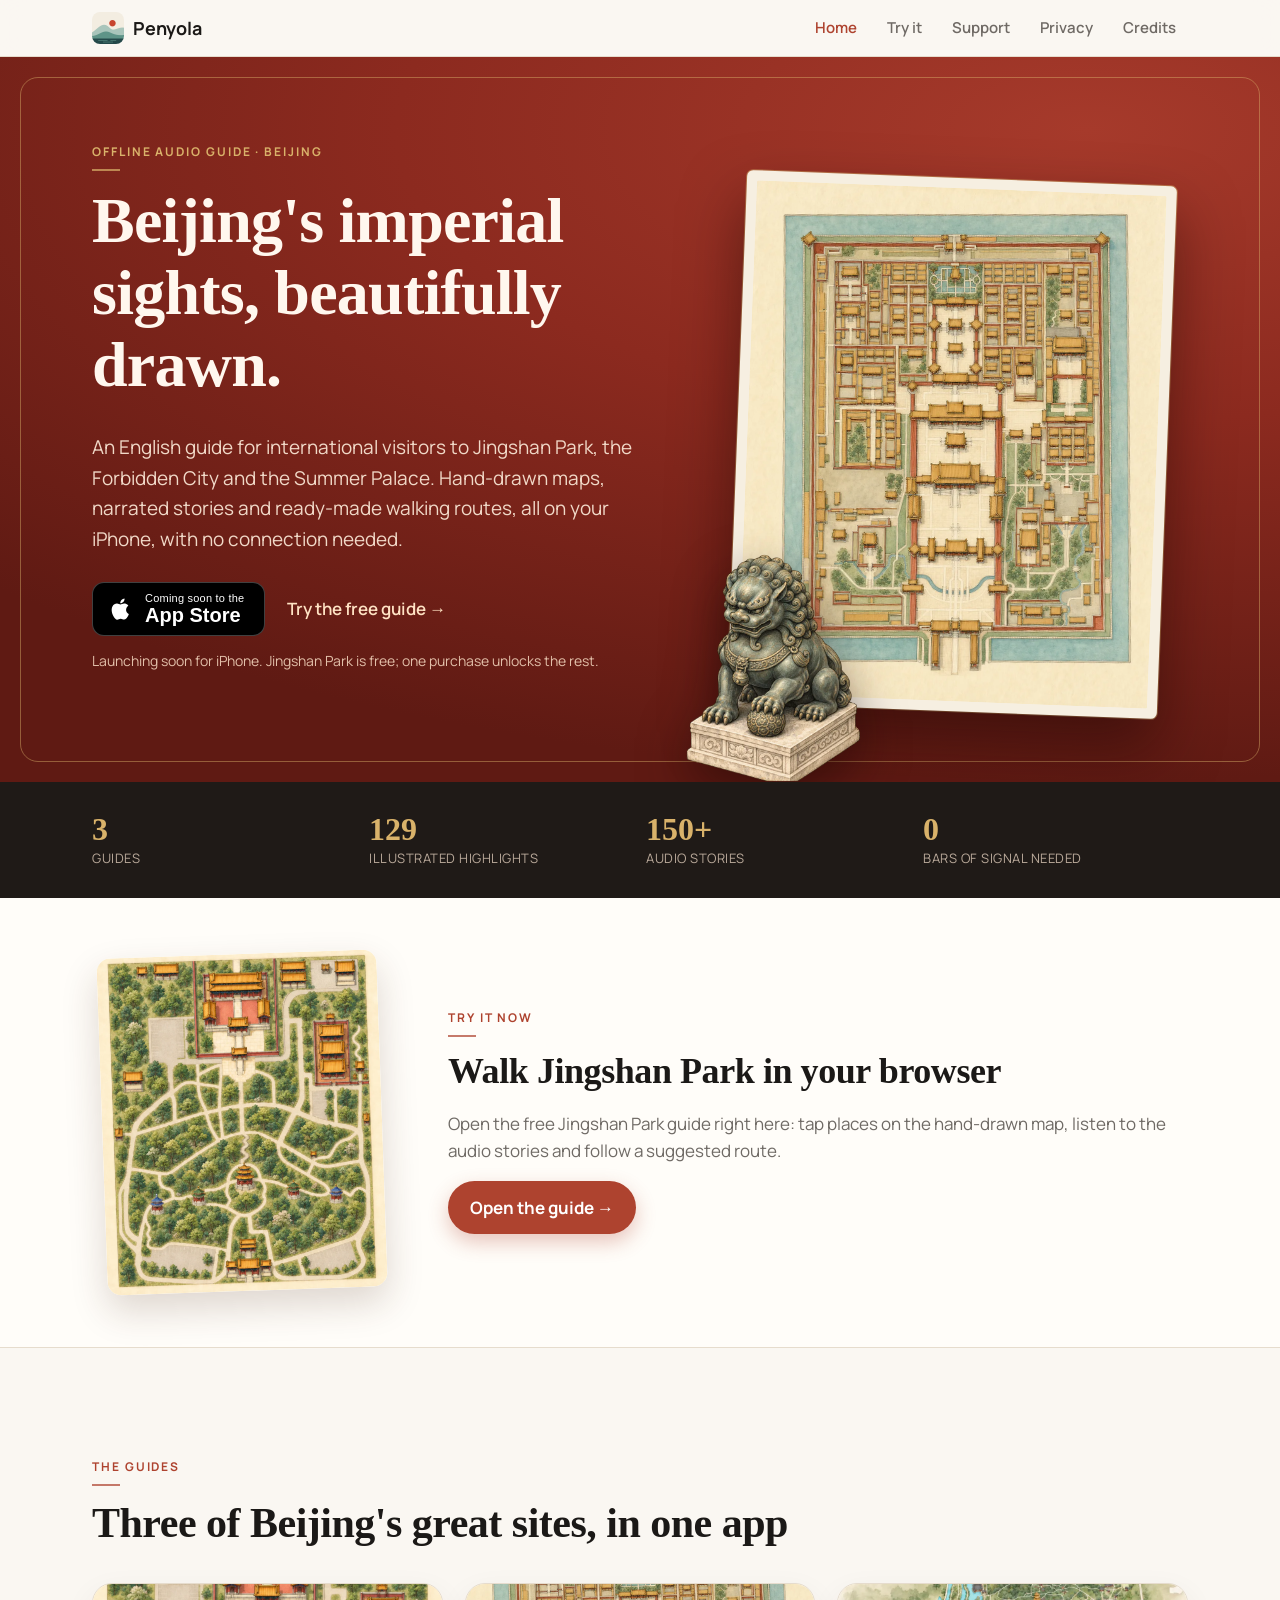
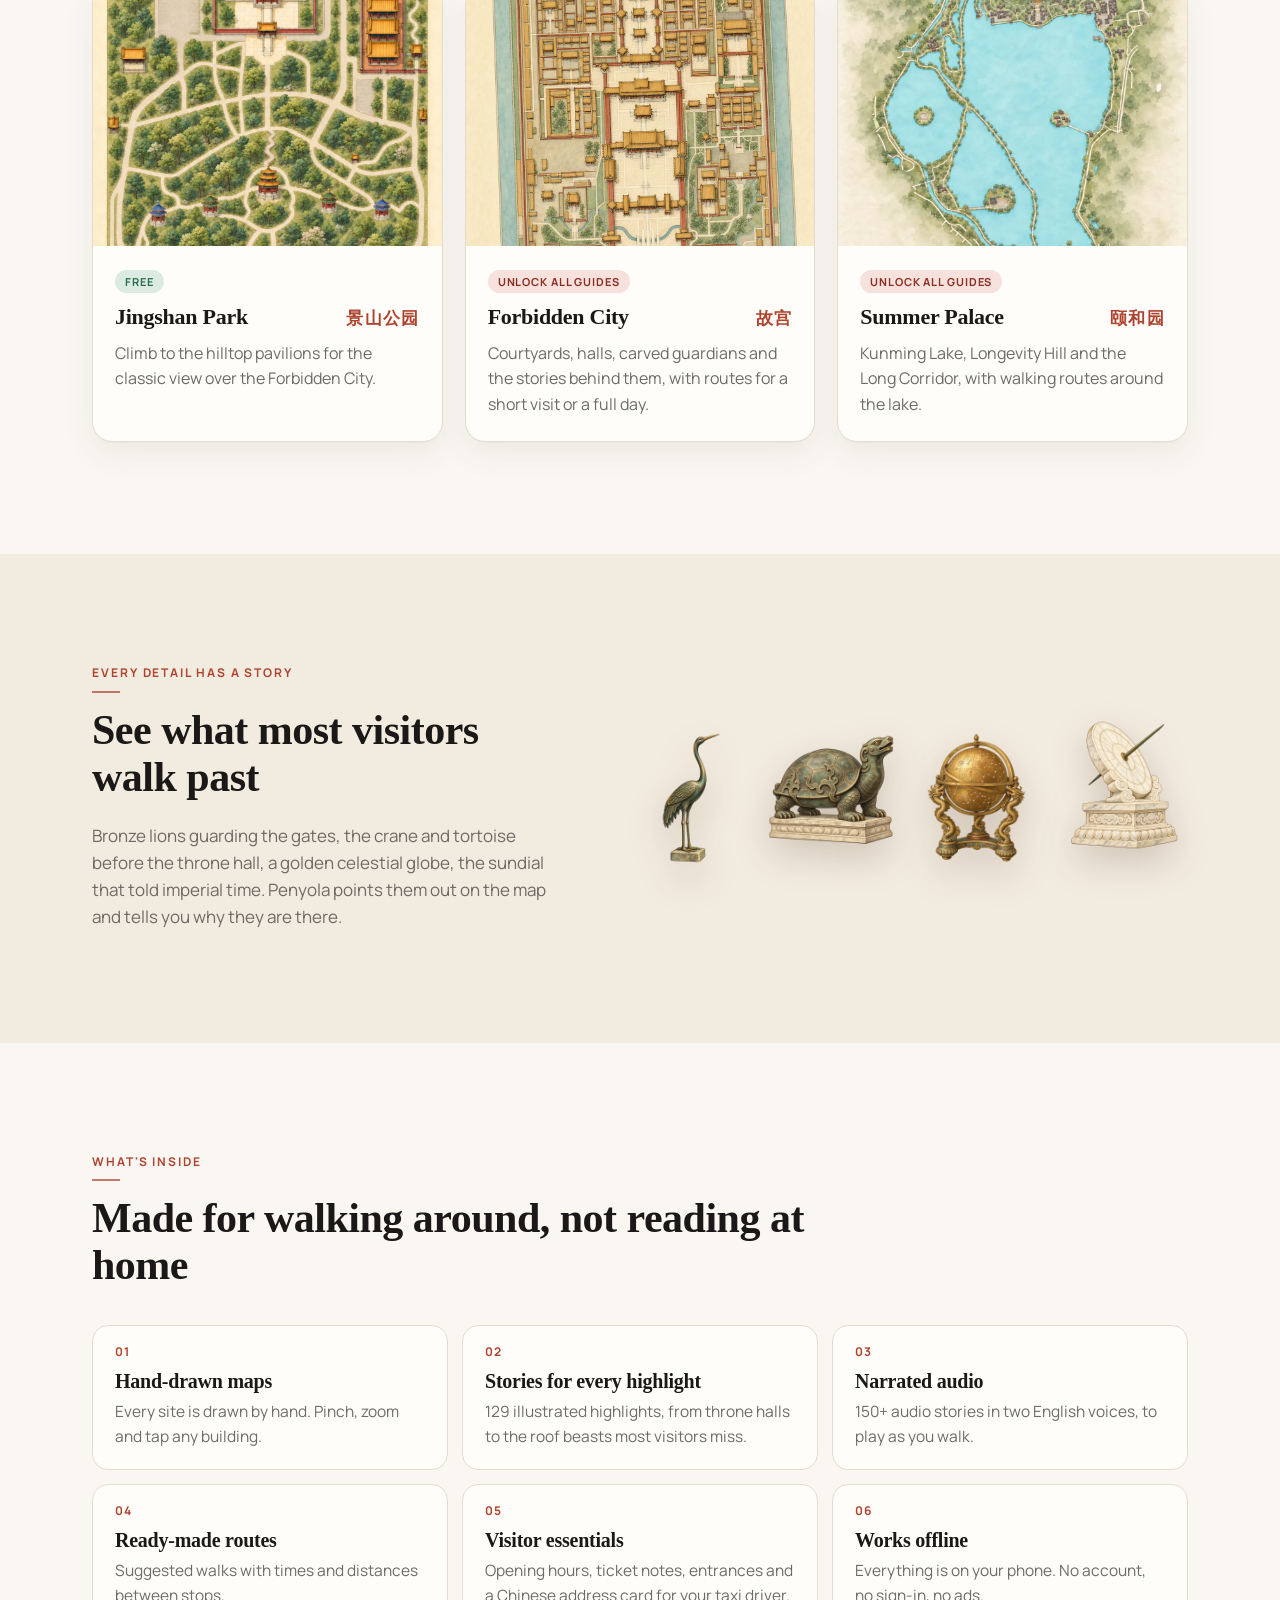
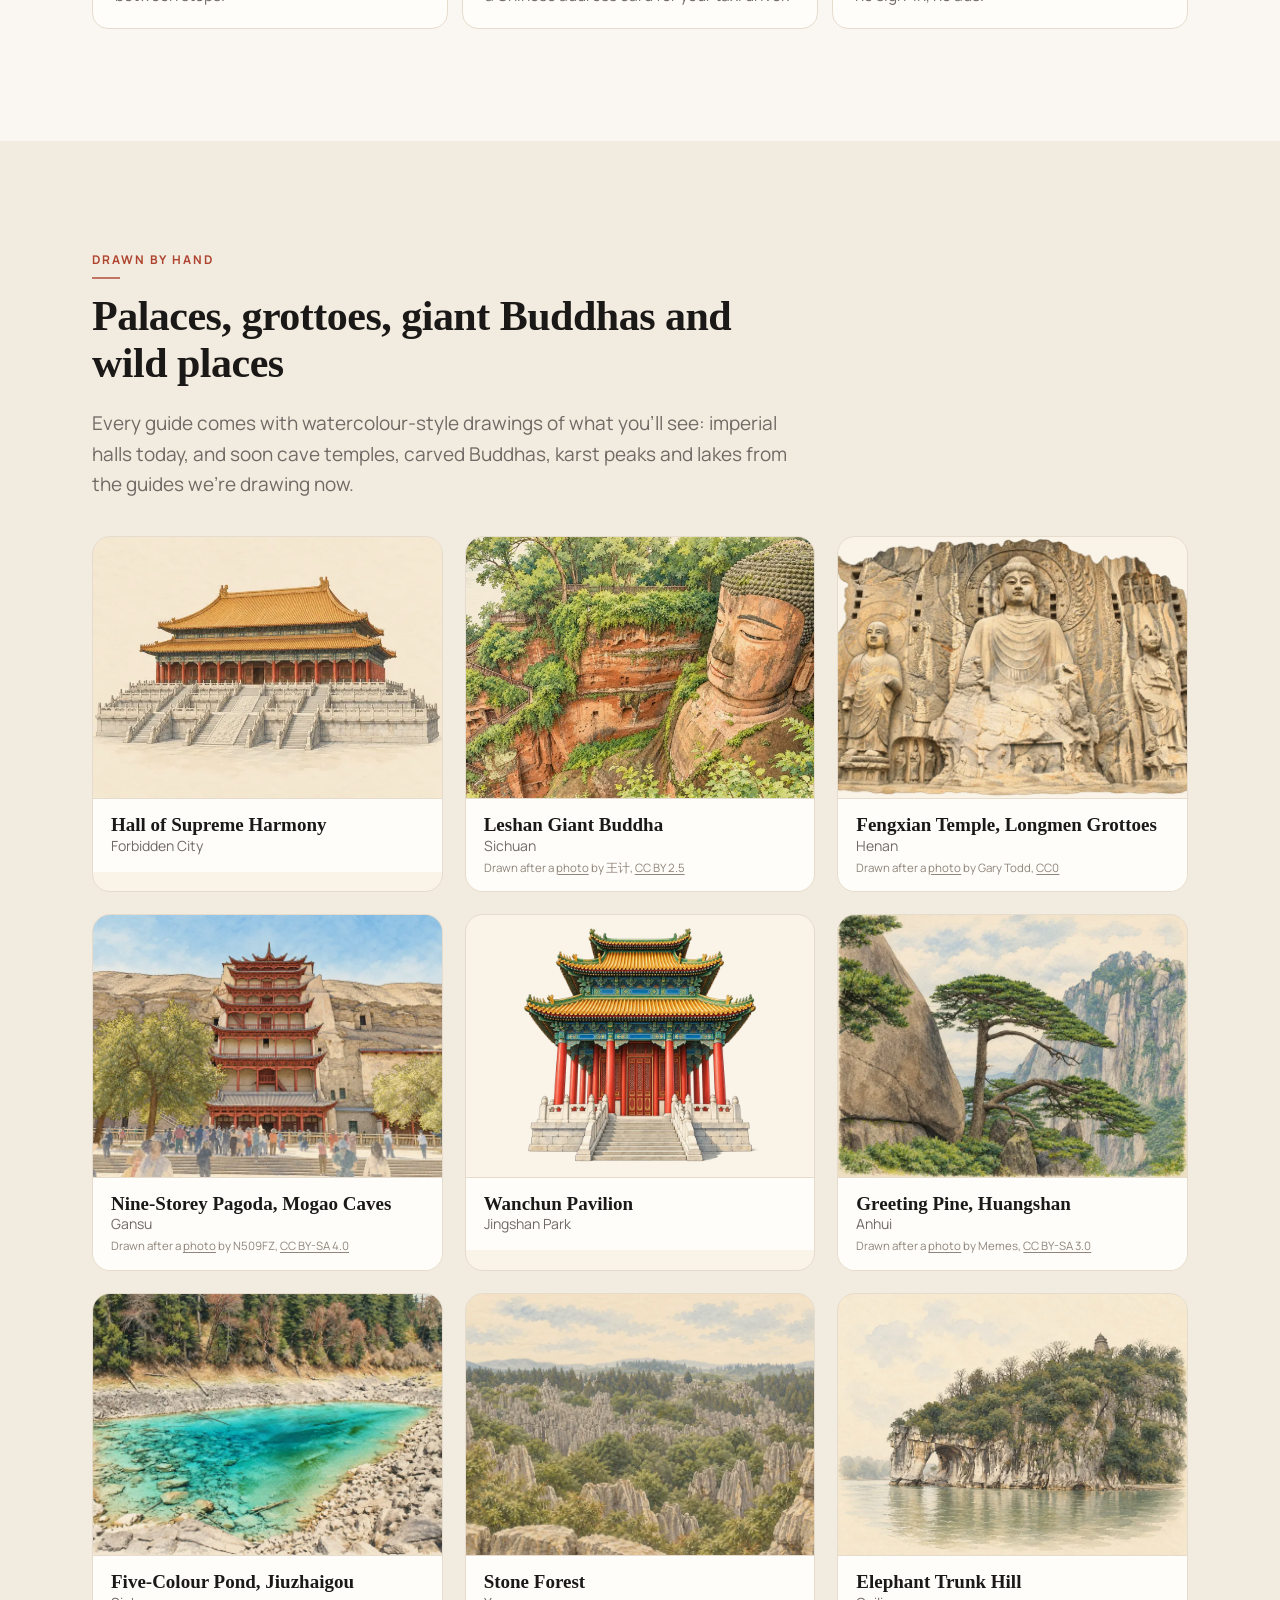
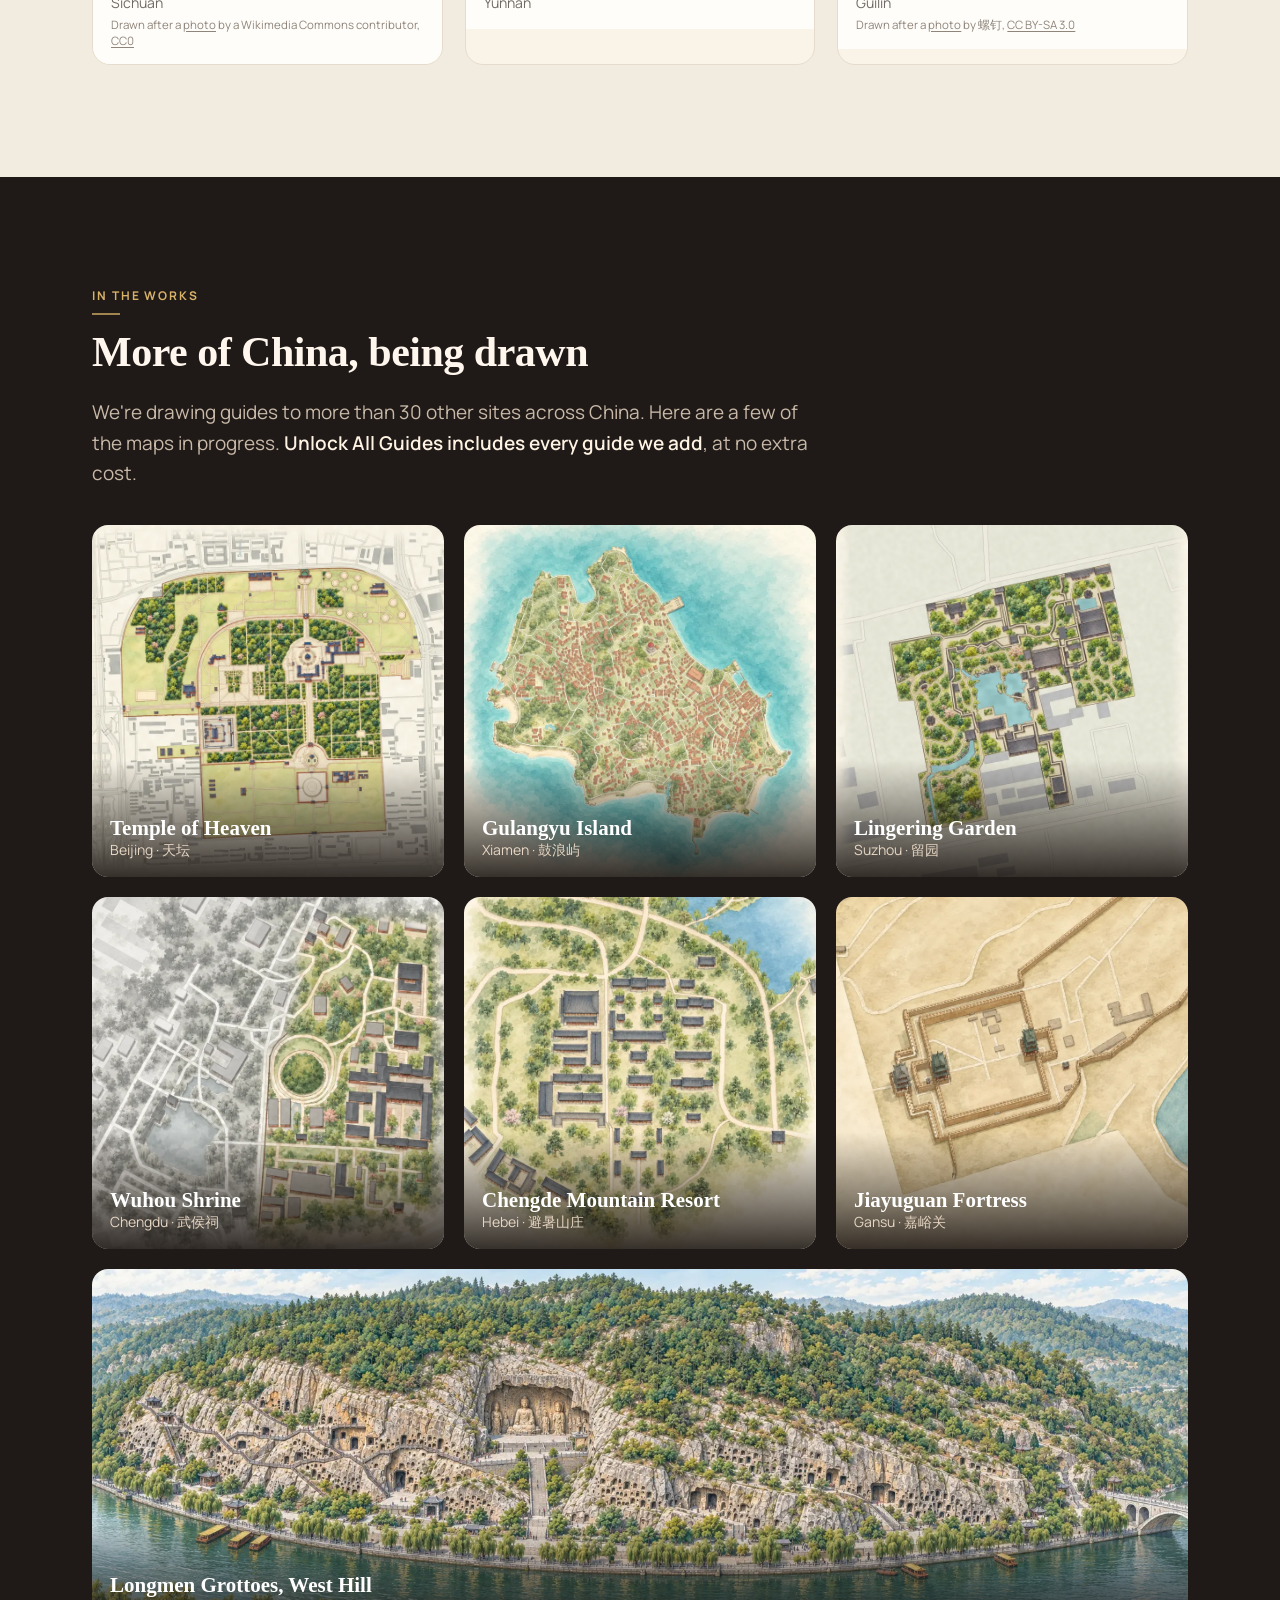
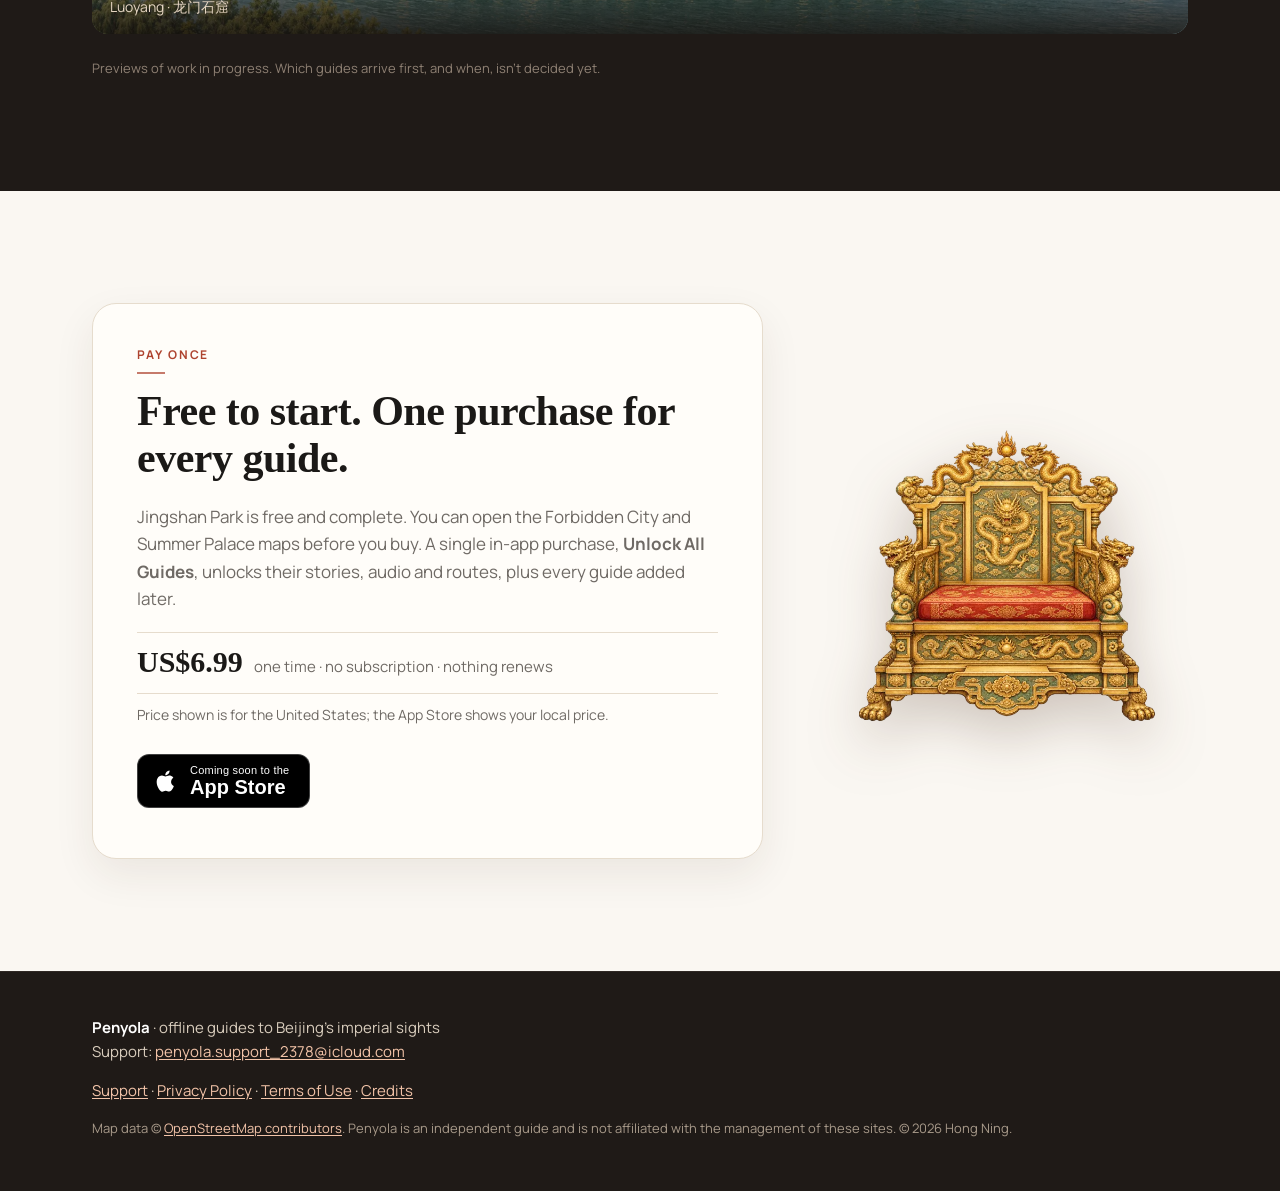
<file: index.html>
<!doctype html>
<html lang="en">
<head>
<meta charset="utf-8">
<meta name="viewport" content="width=device-width, initial-scale=1">
<title>Penyola – Offline guide to Beijing's imperial sights</title>
<meta name="description" content="Hand-drawn maps, audio stories and walking routes for Jingshan Park, the Forbidden City and the Summer Palace. Works offline. Jingshan Park is free.">
<link rel="canonical" href="https://ericning2023.github.io/penyola/">
<meta property="og:type" content="website">
<meta property="og:title" content="Penyola – Offline guide to Beijing's imperial sights">
<meta property="og:description" content="Hand-drawn maps, audio stories and walking routes for Jingshan Park, the Forbidden City and the Summer Palace. Works offline. Jingshan Park is free.">
<meta property="og:url" content="https://ericning2023.github.io/penyola/">
<meta property="og:image" content="https://ericning2023.github.io/penyola/assets/img/og.jpg">
<meta name="twitter:card" content="summary_large_image">
<meta name="theme-color" content="#f8f3ea">
<link rel="icon" type="image/png" href="favicon.png">
<link rel="apple-touch-icon" href="apple-touch-icon.png">
<link rel="stylesheet" href="assets/site.css?v=af69a46e">
</head>
<body class="home">
<header class="top">
  <div class="wrap top-inner">
    <a class="brand" href="index.html"><img src="assets/img/icon-256.png" alt="" width="32" height="32">Penyola</a>
    <nav aria-label="Main"><a href="index.html" aria-current="page">Home</a><a href="demo.html">Try it</a><a href="support.html">Support</a><a href="privacy.html">Privacy</a><a href="credits.html">Credits</a></nav>
  </div>
</header>
<main>

<section class="hero">
  <div class="wrap hero-inner">
    <div class="hero-text">
      <p class="eyebrow">Offline audio guide · Beijing</p>
      <h1>Beijing's imperial sights, beautifully drawn.</h1>
      <p class="lede">An English guide for international visitors to Jingshan Park, the Forbidden City and the Summer Palace. Hand-drawn maps, narrated stories and ready-made walking routes, all on your iPhone, with no connection needed.</p>
      <div class="cta"><span class="store soon"><svg viewBox="0 0 24 24" aria-hidden="true"><path d="M16.37 12.6c-.02-2.3 1.88-3.4 1.96-3.46-1.07-1.56-2.73-1.77-3.32-1.8-1.41-.14-2.76.83-3.48.83-.72 0-1.82-.81-3-.79-1.54.02-2.96.9-3.76 2.27-1.6 2.78-.41 6.9 1.15 9.16.76 1.1 1.67 2.34 2.86 2.3 1.15-.05 1.58-.74 2.97-.74 1.38 0 1.77.74 2.98.72 1.23-.02 2.01-1.12 2.76-2.23.87-1.28 1.23-2.52 1.25-2.58-.03-.01-2.4-.92-2.42-3.66zM14.1 5.84c.63-.77 1.06-1.83.94-2.89-.91.04-2.01.61-2.66 1.37-.58.67-1.1 1.76-.96 2.8 1.01.08 2.05-.52 2.68-1.28z"/></svg><span><small>Coming soon to the</small>App Store</span></span><a class="text-link" href="demo.html">Try the free guide →</a></div>
      <p class="note">Launching soon for iPhone. Jingshan Park is free; one purchase unlocks the rest.</p>
    </div>
    <div class="hero-art">
      <img class="hero-lion" src="assets/img/art-lion.webp" alt="" width="600" height="727">
      <div class="hero-map"><img src="assets/img/map-forbiddencity.webp" alt="Hand-drawn map of the Forbidden City" width="1100" height="1374"></div>
    </div>
  </div>
</section>

<section class="stats" aria-label="At a glance">
  <div class="wrap stats-inner">
    <p><strong>3</strong>guides</p>
    <p><strong>129</strong>illustrated highlights</p>
    <p><strong>150+</strong>audio stories</p>
    <p><strong>0</strong>bars of signal needed</p>
  </div>
</section>

<section class="tryit">
  <div class="wrap tryit-inner">
    <img src="assets/img/map-jingshan.webp" alt="" loading="lazy" width="1000" height="1202">
    <div>
      <p class="eyebrow">Try it now</p>
      <h2>Walk Jingshan Park in your browser</h2>
      <p>Open the free Jingshan Park guide right here: tap places on the hand-drawn map, listen to the audio stories and follow a suggested route.</p>
      <a class="btn" href="demo.html">Open the guide →</a>
    </div>
  </div>
</section>

<section class="band" id="guides">
  <div class="wrap">
    <div class="head">
      <p class="eyebrow">The guides</p>
      <h2>Three of Beijing's great sites, in one app</h2>
    </div>
    <div class="guides">
      <article class="guide">
        <div class="guide-map"><img src="assets/img/map-jingshan.webp" alt="Hand-drawn map of Jingshan Park" loading="lazy" width="1000" height="1202"></div>
        <div class="guide-text">
          <p class="tag free">Free</p>
          <h3>Jingshan Park <span class="zh" lang="zh-Hans">景山公园</span></h3>
          <p>Climb to the hilltop pavilions for the classic view over the Forbidden City.</p>
        </div>
      </article>
      <article class="guide">
        <div class="guide-map"><img src="assets/img/map-forbiddencity.webp" alt="Hand-drawn map of Forbidden City" loading="lazy" width="1100" height="1374"></div>
        <div class="guide-text">
          <p class="tag">Unlock All Guides</p>
          <h3>Forbidden City <span class="zh" lang="zh-Hans">故宫</span></h3>
          <p>Courtyards, halls, carved guardians and the stories behind them, with routes for a short visit or a full day.</p>
        </div>
      </article>
      <article class="guide">
        <div class="guide-map"><img src="assets/img/map-summerpalace.webp" alt="Hand-drawn map of Summer Palace" loading="lazy" width="1000" height="1168"></div>
        <div class="guide-text">
          <p class="tag">Unlock All Guides</p>
          <h3>Summer Palace <span class="zh" lang="zh-Hans">颐和园</span></h3>
          <p>Kunming Lake, Longevity Hill and the Long Corridor, with walking routes around the lake.</p>
        </div>
      </article>
    </div>
  </div>
</section>

<section class="band paper">
  <div class="wrap story">
    <div class="story-text">
      <p class="eyebrow">Every detail has a story</p>
      <h2>See what most visitors walk past</h2>
      <p>Bronze lions guarding the gates, the crane and tortoise before the throne hall, a golden celestial globe, the sundial that told imperial time. Penyola points them out on the map and tells you why they are there.</p>
    </div>
    <div class="relics" aria-hidden="true">
      <img src="assets/img/art-crane.webp" alt="" loading="lazy" width="600" height="600">
      <img src="assets/img/art-tortoise.webp" alt="" loading="lazy" width="600" height="600">
      <img src="assets/img/art-globe.webp" alt="" loading="lazy" width="600" height="600">
      <img src="assets/img/art-sundial.webp" alt="" loading="lazy" width="600" height="600">
    </div>
  </div>
</section>

<section class="band">
  <div class="wrap">
    <div class="head">
      <p class="eyebrow">What's inside</p>
      <h2>Made for walking around, not reading at home</h2>
    </div>
    <ul class="features">
      <li><h3>Hand-drawn maps</h3><p>Every site is drawn by hand. Pinch, zoom and tap any building.</p></li>
      <li><h3>Stories for every highlight</h3><p>129 illustrated highlights, from throne halls to the roof beasts most visitors miss.</p></li>
      <li><h3>Narrated audio</h3><p>150+ audio stories in two English voices, to play as you walk.</p></li>
      <li><h3>Ready-made routes</h3><p>Suggested walks with times and distances between stops.</p></li>
      <li><h3>Visitor essentials</h3><p>Opening hours, ticket notes, entrances and a Chinese address card for your taxi driver.</p></li>
      <li><h3>Works offline</h3><p>Everything is on your phone. No account, no sign-in, no ads.</p></li>
    </ul>
  </div>
</section>

<section class="band paper">
  <div class="wrap">
    <div class="head">
      <p class="eyebrow">Drawn by hand</p>
      <h2>Palaces, grottoes, giant Buddhas and wild places</h2>
      <p class="lede">Every guide comes with watercolour-style drawings of what you'll see: imperial halls today, and soon cave temples, carved Buddhas, karst peaks and lakes from the guides we're drawing now.</p>
    </div>
    <div class="blds">
      <figure class="bld"><img src="assets/img/bld-hall-of-supreme-harmony.webp" alt="Illustration of Hall of Supreme Harmony" loading="lazy" width="800" height="600"><figcaption><strong>Hall of Supreme Harmony</strong>Forbidden City</figcaption></figure>
      <figure class="bld"><img src="assets/img/bld-leshan-buddha.webp" alt="Illustration of Leshan Giant Buddha" loading="lazy" width="800" height="600"><figcaption><strong>Leshan Giant Buddha</strong>Sichuan<small class="credit">Drawn after a <a href="https://commons.wikimedia.org/wiki/File:Leshan_Giant_Buddha,_20161101.jpg">photo</a> by 王计, <a href="https://creativecommons.org/licenses/by/2.5/">CC BY 2.5</a></small></figcaption></figure>
      <figure class="bld"><img src="assets/img/bld-longmen.webp" alt="Illustration of Fengxian Temple, Longmen Grottoes" loading="lazy" width="800" height="600"><figcaption><strong>Fengxian Temple, Longmen Grottoes</strong>Henan<small class="credit">Drawn after a <a href="https://commons.wikimedia.org/wiki/File:Fengxian_Temple_(Grand_Buddha_Niche),_Longmen_Grottoes_(14250928764).jpg">photo</a> by Gary Todd, <a href="https://creativecommons.org/publicdomain/zero/1.0/">CC0</a></small></figcaption></figure>
      <figure class="bld"><img src="assets/img/bld-mogao.webp" alt="Illustration of Nine-Storey Pagoda, Mogao Caves" loading="lazy" width="800" height="600"><figcaption><strong>Nine-Storey Pagoda, Mogao Caves</strong>Gansu<small class="credit">Drawn after a <a href="https://commons.wikimedia.org/wiki/File:Cave_96_of_Mogao_Grottoes_(20230918151944).jpg">photo</a> by N509FZ, <a href="https://creativecommons.org/licenses/by-sa/4.0/">CC BY-SA 4.0</a></small></figcaption></figure>
      <figure class="bld fit"><img src="assets/img/bld-wanchun.webp" alt="Illustration of Wanchun Pavilion" loading="lazy" width="800" height="600"><figcaption><strong>Wanchun Pavilion</strong>Jingshan Park</figcaption></figure>
      <figure class="bld"><img src="assets/img/bld-greeting-pine.webp" alt="Illustration of Greeting Pine, Huangshan" loading="lazy" width="800" height="600"><figcaption><strong>Greeting Pine, Huangshan</strong>Anhui<small class="credit">Drawn after a <a href="https://commons.wikimedia.org/wiki/File:Ying_Ke_Pine.JPG">photo</a> by Memes, <a href="https://creativecommons.org/licenses/by-sa/3.0/">CC BY-SA 3.0</a></small></figcaption></figure>
      <figure class="bld"><img src="assets/img/bld-jiuzhaigou.webp" alt="Illustration of Five-Colour Pond, Jiuzhaigou" loading="lazy" width="800" height="600"><figcaption><strong>Five-Colour Pond, Jiuzhaigou</strong>Sichuan<small class="credit">Drawn after a <a href="https://commons.wikimedia.org/wiki/File:Colorful_Pond_20260511-1.jpg">photo</a> by a Wikimedia Commons contributor, <a href="https://creativecommons.org/publicdomain/zero/1.0/">CC0</a></small></figcaption></figure>
      <figure class="bld"><img src="assets/img/bld-stone-forest.webp" alt="Illustration of Stone Forest" loading="lazy" width="800" height="600"><figcaption><strong>Stone Forest</strong>Yunnan</figcaption></figure>
      <figure class="bld"><img src="assets/img/bld-elephant-trunk-hill.webp" alt="Illustration of Elephant Trunk Hill" loading="lazy" width="800" height="600"><figcaption><strong>Elephant Trunk Hill</strong>Guilin<small class="credit">Drawn after a <a href="https://commons.wikimedia.org/wiki/File:Elephant_Trunk_Hill,_Guilin.jpg">photo</a> by 螺钉, <a href="https://creativecommons.org/licenses/by-sa/3.0/">CC BY-SA 3.0</a></small></figcaption></figure>
    </div>
  </div>
</section>

<section class="band dark" id="coming">
  <div class="wrap">
    <div class="head">
      <p class="eyebrow">In the works</p>
      <h2>More of China, being drawn</h2>
      <p class="lede">We're drawing guides to more than 30 other sites across China. Here are a few of the maps in progress. <strong>Unlock All Guides includes every guide we add</strong>, at no extra cost.</p>
    </div>
    <div class="nexts">
      <figure class="next">
        <img src="assets/img/next-temple-of-heaven.webp" alt="Hand-drawn map of Temple of Heaven, in development" loading="lazy" width="800" height="752">
        <figcaption><strong>Temple of Heaven</strong><span>Beijing · <span lang="zh-Hans">天坛</span></span></figcaption>
      </figure>
      <figure class="next">
        <img src="assets/img/next-gulangyu.webp" alt="Hand-drawn map of Gulangyu Island, in development" loading="lazy" width="800" height="800">
        <figcaption><strong>Gulangyu Island</strong><span>Xiamen · <span lang="zh-Hans">鼓浪屿</span></span></figcaption>
      </figure>
      <figure class="next">
        <img src="assets/img/next-lingering-garden.webp" alt="Hand-drawn map of Lingering Garden, in development" loading="lazy" width="800" height="876">
        <figcaption><strong>Lingering Garden</strong><span>Suzhou · <span lang="zh-Hans">留园</span></span></figcaption>
      </figure>
      <figure class="next">
        <img src="assets/img/next-wuhou-shrine.webp" alt="Hand-drawn map of Wuhou Shrine, in development" loading="lazy" width="800" height="837">
        <figcaption><strong>Wuhou Shrine</strong><span>Chengdu · <span lang="zh-Hans">武侯祠</span></span></figcaption>
      </figure>
      <figure class="next">
        <img src="assets/img/next-chengde.webp" alt="Hand-drawn map of Chengde Mountain Resort, in development" loading="lazy" width="800" height="867">
        <figcaption><strong>Chengde Mountain Resort</strong><span>Hebei · <span lang="zh-Hans">避暑山庄</span></span></figcaption>
      </figure>
      <figure class="next">
        <img src="assets/img/next-jiayuguan.webp" alt="Hand-drawn map of Jiayuguan Fortress, in development" loading="lazy" width="1016" height="800">
        <figcaption><strong>Jiayuguan Fortress</strong><span>Gansu · <span lang="zh-Hans">嘉峪关</span></span></figcaption>
      </figure>
      <figure class="next wide">
        <img src="assets/img/next-longmen.webp" alt="Panoramic drawing of the Longmen Grottoes, in development" loading="lazy" width="1600" height="533">
        <figcaption><strong>Longmen Grottoes, West Hill</strong><span>Luoyang · <span lang="zh-Hans">龙门石窟</span></span></figcaption>
      </figure>
    </div>
    <p class="fine">Previews of work in progress. Which guides arrive first, and when, isn't decided yet.</p>
  </div>
</section>

<section class="band">
  <div class="wrap price">
    <div class="price-card">
      <p class="eyebrow">Pay once</p>
      <h2>Free to start. One purchase for every guide.</h2>
      <p>Jingshan Park is free and complete. You can open the Forbidden City and Summer Palace maps before you buy. A single in-app purchase, <strong>Unlock All Guides</strong>, unlocks their stories, audio and routes, plus every guide added later.</p>
      <p class="price-line"><strong>US$6.99</strong> one time · no subscription · nothing renews</p>
      <p class="note">Price shown is for the United States; the App Store shows your local price.</p>
      <div class="cta"><span class="store soon"><svg viewBox="0 0 24 24" aria-hidden="true"><path d="M16.37 12.6c-.02-2.3 1.88-3.4 1.96-3.46-1.07-1.56-2.73-1.77-3.32-1.8-1.41-.14-2.76.83-3.48.83-.72 0-1.82-.81-3-.79-1.54.02-2.96.9-3.76 2.27-1.6 2.78-.41 6.9 1.15 9.16.76 1.1 1.67 2.34 2.86 2.3 1.15-.05 1.58-.74 2.97-.74 1.38 0 1.77.74 2.98.72 1.23-.02 2.01-1.12 2.76-2.23.87-1.28 1.23-2.52 1.25-2.58-.03-.01-2.4-.92-2.42-3.66zM14.1 5.84c.63-.77 1.06-1.83.94-2.89-.91.04-2.01.61-2.66 1.37-.58.67-1.1 1.76-.96 2.8 1.01.08 2.05-.52 2.68-1.28z"/></svg><span><small>Coming soon to the</small>App Store</span></span></div>
    </div>
    <img class="price-art" src="assets/img/art-throne.webp" alt="" loading="lazy" width="600" height="600">
  </div>
</section>

</main>
<footer class="foot">
  <div class="wrap foot-inner">
    <p><strong>Penyola</strong> · offline guides to Beijing's imperial sights<br>
    Support: <a href="mailto:penyola.support_2378@icloud.com">penyola.support_2378@icloud.com</a></p>
    <p><a href="support.html">Support</a> · <a href="privacy.html">Privacy Policy</a> · <a href="terms.html">Terms of Use</a> · <a href="credits.html">Credits</a></p>
    <p class="fine">Map data © <a href="https://www.openstreetmap.org/copyright">OpenStreetMap contributors</a>. Penyola is an independent guide and is not affiliated with the management of these sites. © 2026 Hong Ning.</p>
  </div>
</footer>
</body>
</html>
</file>
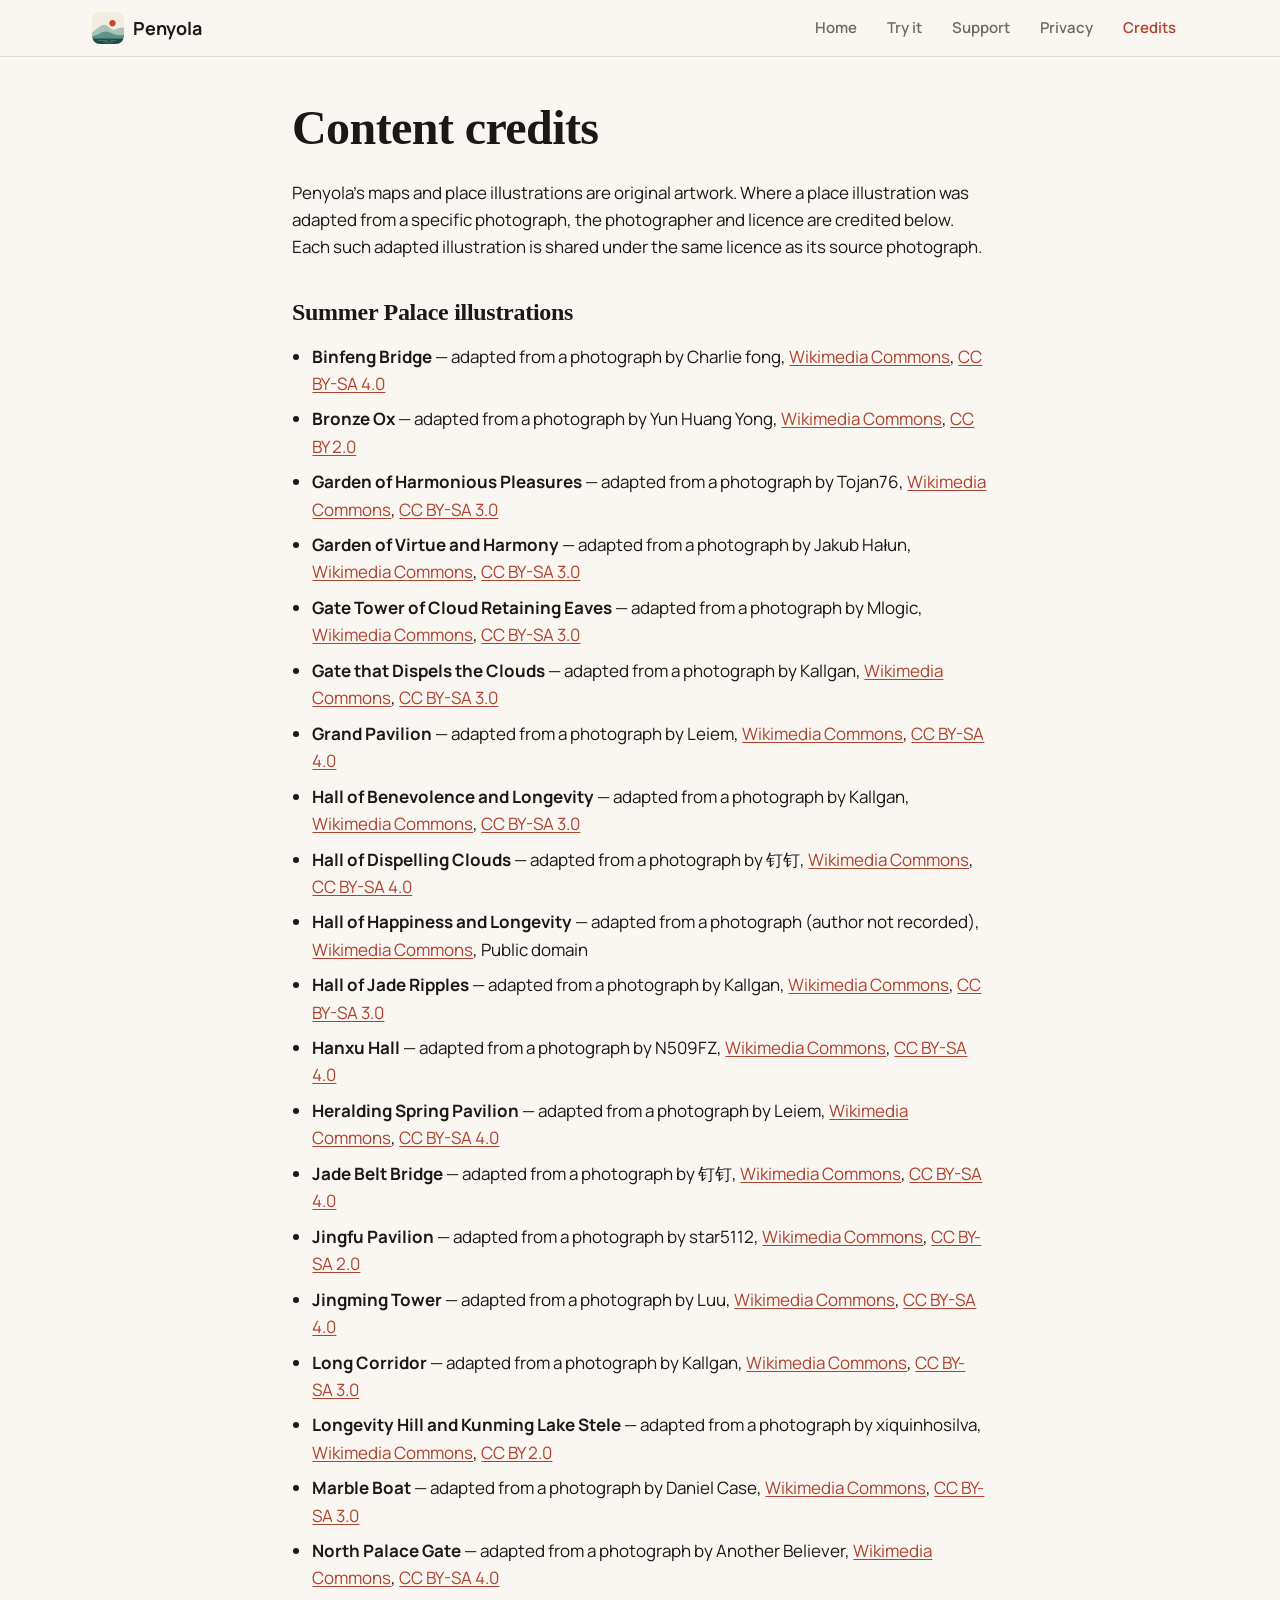
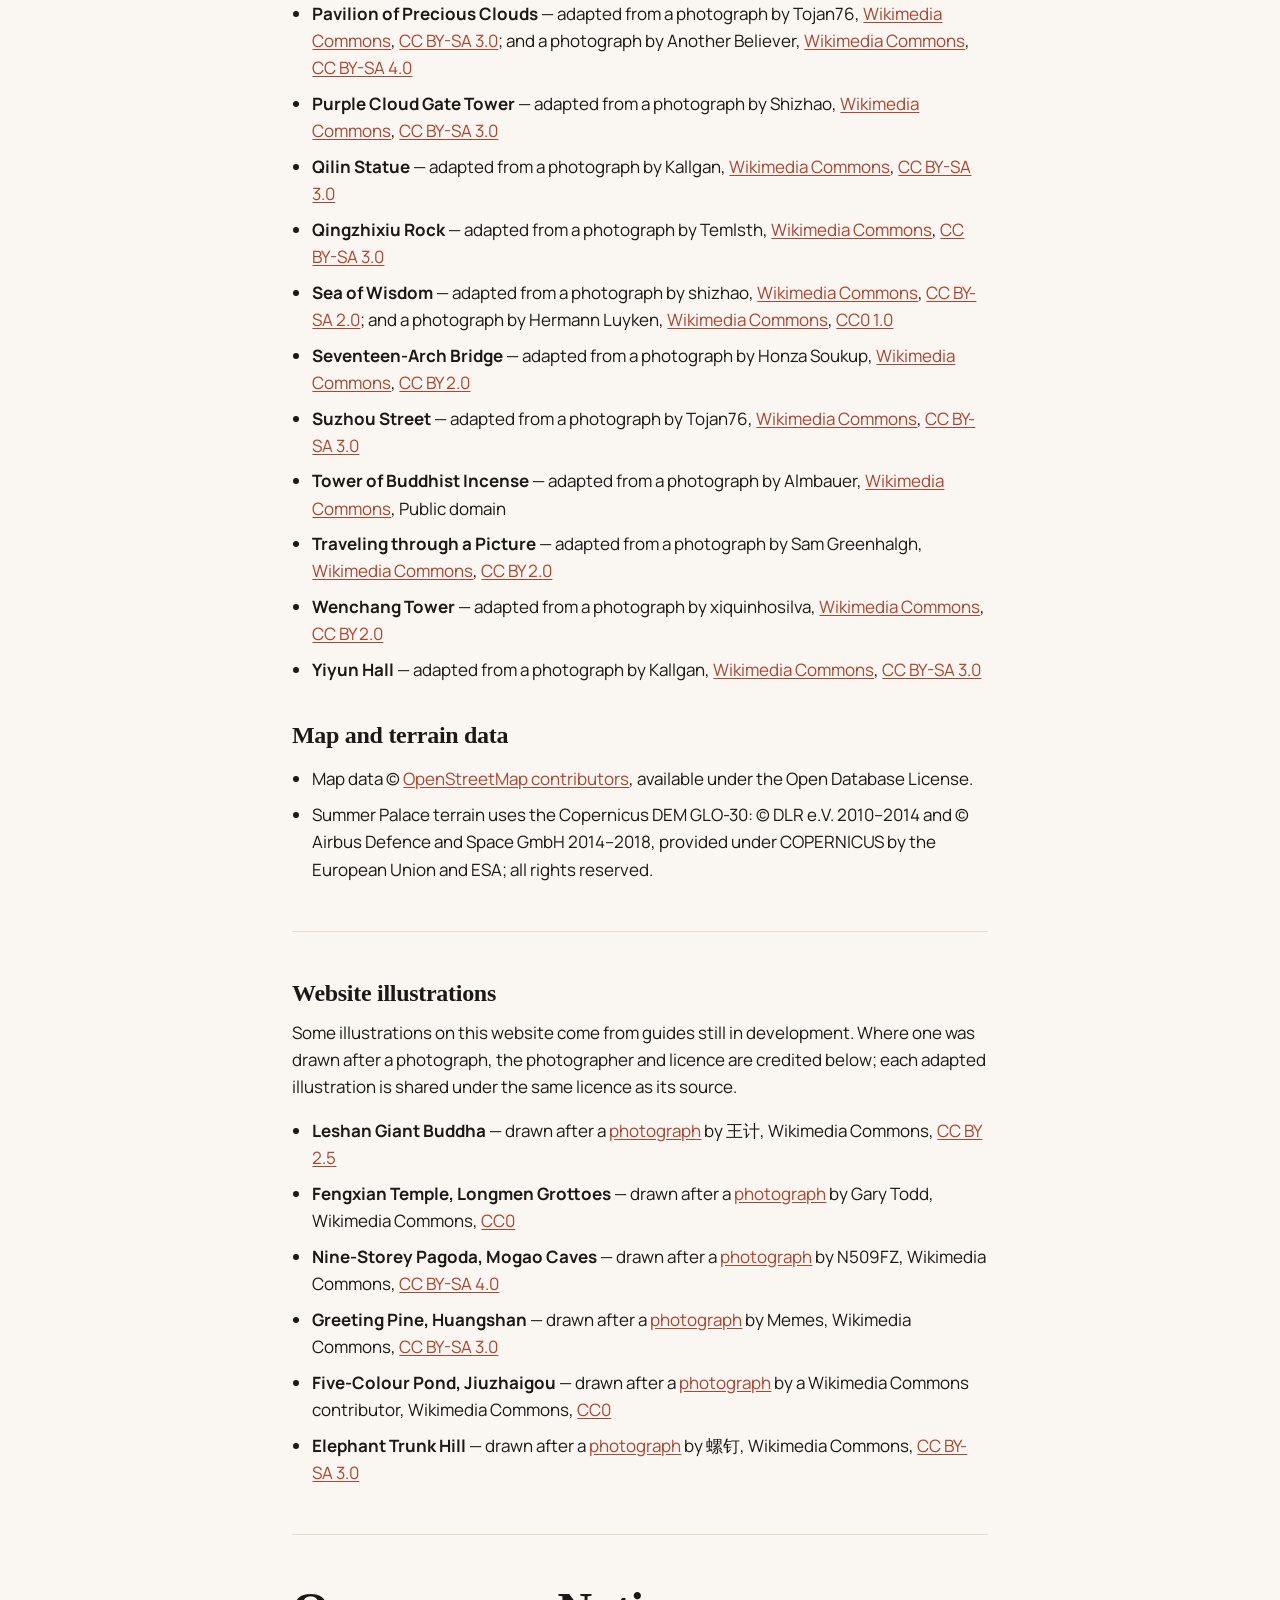
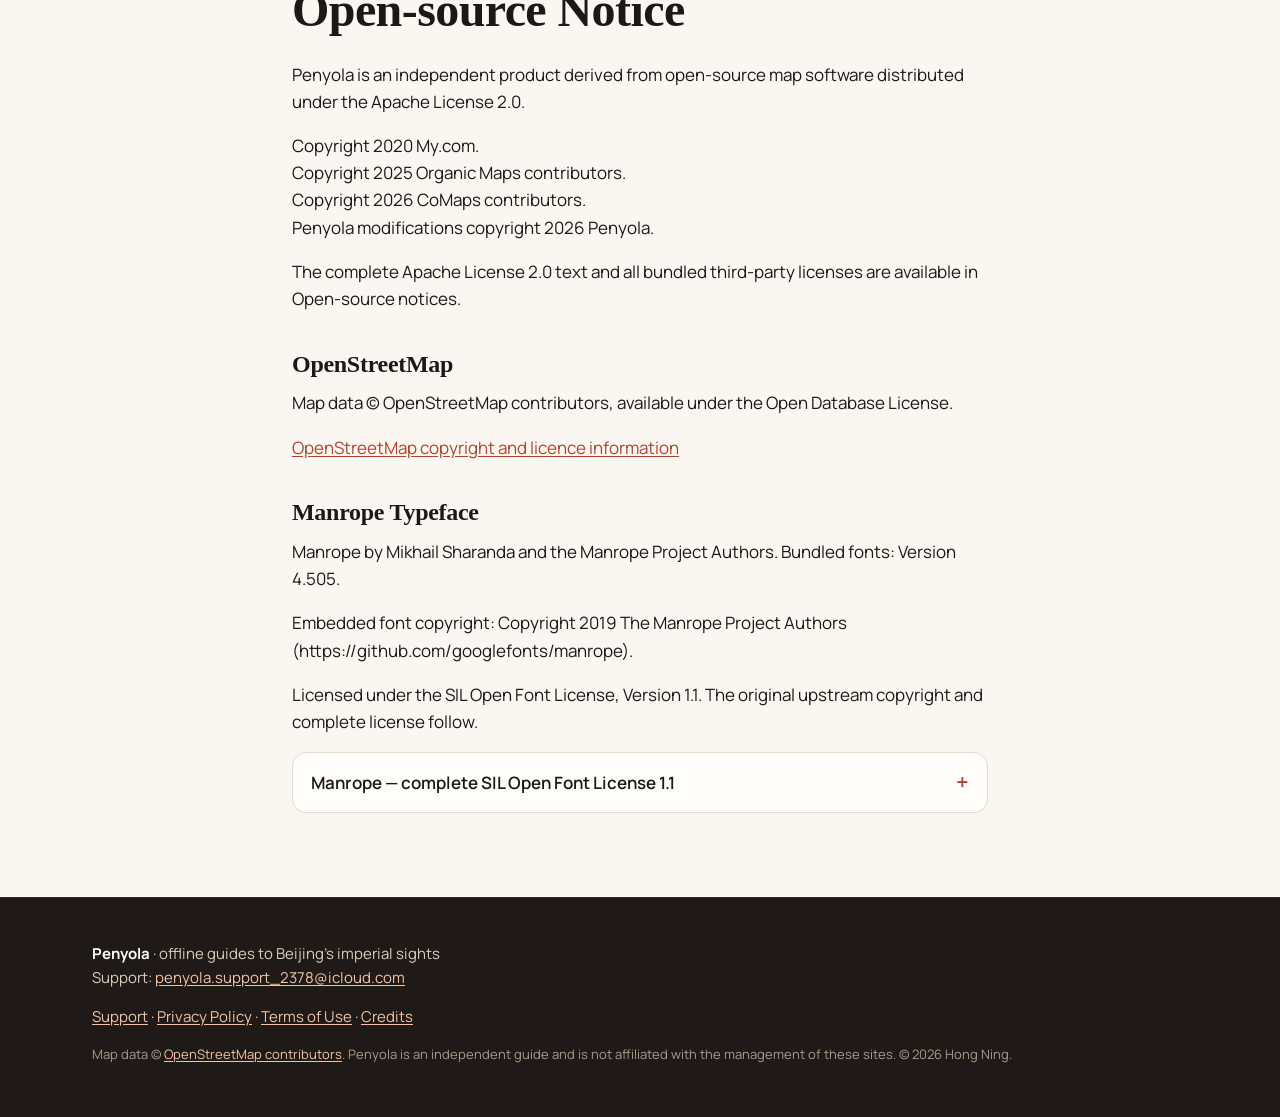
<file: credits.html>
<!doctype html>
<html lang="en">
<head>
<meta charset="utf-8">
<meta name="viewport" content="width=device-width, initial-scale=1">
<title>Credits – Penyola</title>
<meta name="description" content="Content credits, map data attribution and open-source notices for Penyola.">
<link rel="canonical" href="https://ericning2023.github.io/penyola/credits.html">
<meta property="og:type" content="website">
<meta property="og:title" content="Credits – Penyola">
<meta property="og:description" content="Content credits, map data attribution and open-source notices for Penyola.">
<meta property="og:url" content="https://ericning2023.github.io/penyola/credits.html">
<meta property="og:image" content="https://ericning2023.github.io/penyola/assets/img/og.jpg">
<meta name="twitter:card" content="summary_large_image">
<meta name="theme-color" content="#f8f3ea">
<link rel="icon" type="image/png" href="favicon.png">
<link rel="apple-touch-icon" href="apple-touch-icon.png">
<link rel="stylesheet" href="assets/site.css?v=af69a46e">
</head>
<body class="">
<header class="top">
  <div class="wrap top-inner">
    <a class="brand" href="index.html"><img src="assets/img/icon-256.png" alt="" width="32" height="32">Penyola</a>
    <nav aria-label="Main"><a href="index.html">Home</a><a href="demo.html">Try it</a><a href="support.html">Support</a><a href="privacy.html">Privacy</a><a href="credits.html" aria-current="page">Credits</a></nav>
  </div>
</header>
<main>
<section class="doc wrap legal">
<h1>Content credits</h1>
  <p>Penyola's maps and place illustrations are original artwork. Where a place illustration was adapted from a specific photograph, the photographer and licence are credited below. Each such adapted illustration is shared under the same licence as its source photograph.</p>
  <h2>Summer Palace illustrations</h2>
  <ul>
    <li><strong>Binfeng Bridge</strong> &mdash; adapted from a photograph by Charlie fong, <a href="https://commons.wikimedia.org/wiki/File:Binfeng_Bridge_in_Summer_Palace_2022.jpg">Wikimedia Commons</a>, <a href="https://creativecommons.org/licenses/by-sa/4.0/">CC BY-SA 4.0</a></li>
    <li><strong>Bronze Ox</strong> &mdash; adapted from a photograph by Yun Huang Yong, <a href="https://commons.wikimedia.org/wiki/File:Bronze_Ox,_Summer_Palace,_Beijing_(24569731336).jpg">Wikimedia Commons</a>, <a href="https://creativecommons.org/licenses/by/2.0/">CC BY 2.0</a></li>
    <li><strong>Garden of Harmonious Pleasures</strong> &mdash; adapted from a photograph by Tojan76, <a href="https://commons.wikimedia.org/wiki/File:Garden_of_Harmonious_Pleasures_in_the_Summer_Palace.JPG">Wikimedia Commons</a>, <a href="https://creativecommons.org/licenses/by-sa/3.0/">CC BY-SA 3.0</a></li>
    <li><strong>Garden of Virtue and Harmony</strong> &mdash; adapted from a photograph by Jakub Hałun, <a href="https://commons.wikimedia.org/wiki/File:20090530_Beijing_Summer_Palace_8617.jpg">Wikimedia Commons</a>, <a href="https://creativecommons.org/licenses/by-sa/3.0/">CC BY-SA 3.0</a></li>
    <li><strong>Gate Tower of Cloud Retaining Eaves</strong> &mdash; adapted from a photograph by Mlogic, <a href="https://commons.wikimedia.org/wiki/File:Su_Yun_Yan_of_Summer_Palace.jpg">Wikimedia Commons</a>, <a href="https://creativecommons.org/licenses/by-sa/3.0/">CC BY-SA 3.0</a></li>
    <li><strong>Gate that Dispels the Clouds</strong> &mdash; adapted from a photograph by Kallgan, <a href="https://commons.wikimedia.org/wiki/File:Summer_Palace_at_Beijing_15.jpg">Wikimedia Commons</a>, <a href="https://creativecommons.org/licenses/by-sa/3.0/">CC BY-SA 3.0</a></li>
    <li><strong>Grand Pavilion</strong> &mdash; adapted from a photograph by Leiem, <a href="https://commons.wikimedia.org/wiki/File:Architecture_of_the_Summer_Palace_2019_B.jpg">Wikimedia Commons</a>, <a href="https://creativecommons.org/licenses/by-sa/4.0/">CC BY-SA 4.0</a></li>
    <li><strong>Hall of Benevolence and Longevity</strong> &mdash; adapted from a photograph by Kallgan, <a href="https://commons.wikimedia.org/wiki/File:Summer_Palace_at_Beijing_41.jpg">Wikimedia Commons</a>, <a href="https://creativecommons.org/licenses/by-sa/3.0/">CC BY-SA 3.0</a></li>
    <li><strong>Hall of Dispelling Clouds</strong> &mdash; adapted from a photograph by 钉钉, <a href="https://commons.wikimedia.org/wiki/File:%E6%8E%92%E4%BA%91%E6%AE%BF.jpg">Wikimedia Commons</a>, <a href="https://creativecommons.org/licenses/by-sa/4.0/">CC BY-SA 4.0</a></li>
    <li><strong>Hall of Happiness and Longevity</strong> &mdash; adapted from a photograph (author not recorded), <a href="https://commons.wikimedia.org/wiki/File:Beijing_Summer_Palace_Leshoutang.jpg">Wikimedia Commons</a>, Public domain</li>
    <li><strong>Hall of Jade Ripples</strong> &mdash; adapted from a photograph by Kallgan, <a href="https://commons.wikimedia.org/wiki/File:Summer_Palace_at_Beijing_11.jpg">Wikimedia Commons</a>, <a href="https://creativecommons.org/licenses/by-sa/3.0/">CC BY-SA 3.0</a></li>
    <li><strong>Hanxu Hall</strong> &mdash; adapted from a photograph by N509FZ, <a href="https://commons.wikimedia.org/wiki/File:Hall_of_Embracing_the_Universe_(20201222154651).jpg">Wikimedia Commons</a>, <a href="https://creativecommons.org/licenses/by-sa/4.0/">CC BY-SA 4.0</a></li>
    <li><strong>Heralding Spring Pavilion</strong> &mdash; adapted from a photograph by Leiem, <a href="https://commons.wikimedia.org/wiki/File:Architecture_of_the_Summer_Palace_2019_A.jpg">Wikimedia Commons</a>, <a href="https://creativecommons.org/licenses/by-sa/4.0/">CC BY-SA 4.0</a></li>
    <li><strong>Jade Belt Bridge</strong> &mdash; adapted from a photograph by 钉钉, <a href="https://commons.wikimedia.org/wiki/File:Jade_Belt_Bridge,_Summer_Palace.jpg">Wikimedia Commons</a>, <a href="https://creativecommons.org/licenses/by-sa/4.0/">CC BY-SA 4.0</a></li>
    <li><strong>Jingfu Pavilion</strong> &mdash; adapted from a photograph by star5112, <a href="https://commons.wikimedia.org/wiki/File:Summer_Palace_(324558076).jpg">Wikimedia Commons</a>, <a href="https://creativecommons.org/licenses/by-sa/2.0/">CC BY-SA 2.0</a></li>
    <li><strong>Jingming Tower</strong> &mdash; adapted from a photograph by Luu, <a href="https://commons.wikimedia.org/wiki/File:Tower_of_Bright_Scenery_IMG_0410.jpg">Wikimedia Commons</a>, <a href="https://creativecommons.org/licenses/by-sa/4.0/">CC BY-SA 4.0</a></li>
    <li><strong>Long Corridor</strong> &mdash; adapted from a photograph by Kallgan, <a href="https://commons.wikimedia.org/wiki/File:Long_Gallery,_Summer_Palace_at_Beijing.jpg">Wikimedia Commons</a>, <a href="https://creativecommons.org/licenses/by-sa/3.0/">CC BY-SA 3.0</a></li>
    <li><strong>Longevity Hill and Kunming Lake Stele</strong> &mdash; adapted from a photograph by xiquinhosilva, <a href="https://commons.wikimedia.org/wiki/File:Summer_Palace_-_Stele_of_Longevity_Hill_and_Kunming_Lake.jpg">Wikimedia Commons</a>, <a href="https://creativecommons.org/licenses/by/2.0/">CC BY 2.0</a></li>
    <li><strong>Marble Boat</strong> &mdash; adapted from a photograph by Daniel Case, <a href="https://commons.wikimedia.org/wiki/File:Marble_Boat_side_view,_Summer_Palace,_Beijing.jpg">Wikimedia Commons</a>, <a href="https://creativecommons.org/licenses/by-sa/3.0/">CC BY-SA 3.0</a></li>
    <li><strong>North Palace Gate</strong> &mdash; adapted from a photograph by Another Believer, <a href="https://commons.wikimedia.org/wiki/File:Beijing_(November_2016)_-_676.jpg">Wikimedia Commons</a>, <a href="https://creativecommons.org/licenses/by-sa/4.0/">CC BY-SA 4.0</a></li>
    <li><strong>Pavilion of Precious Clouds</strong> &mdash; adapted from a photograph by Tojan76, <a href="https://commons.wikimedia.org/wiki/File:Pavilion_of_Precious_Clouds_in_the_Summer_Palace.JPG">Wikimedia Commons</a>, <a href="https://creativecommons.org/licenses/by-sa/3.0/">CC BY-SA 3.0</a>; and a photograph by Another Believer, <a href="https://commons.wikimedia.org/wiki/File:Beijing_(November_2016)_-_732.jpg">Wikimedia Commons</a>, <a href="https://creativecommons.org/licenses/by-sa/4.0/">CC BY-SA 4.0</a></li>
    <li><strong>Purple Cloud Gate Tower</strong> &mdash; adapted from a photograph by Shizhao, <a href="https://commons.wikimedia.org/wiki/File:%E9%A2%90%E5%92%8C%E5%9B%AD%E8%B5%A4%E5%9F%8E%E9%9C%9E%E8%B5%B7.jpg">Wikimedia Commons</a>, <a href="https://creativecommons.org/licenses/by-sa/3.0/">CC BY-SA 3.0</a></li>
    <li><strong>Qilin Statue</strong> &mdash; adapted from a photograph by Kallgan, <a href="https://commons.wikimedia.org/wiki/File:Qilin_statue_in_Summer_Palace_at_Beijing.jpg">Wikimedia Commons</a>, <a href="https://creativecommons.org/licenses/by-sa/3.0/">CC BY-SA 3.0</a></li>
    <li><strong>Qingzhixiu Rock</strong> &mdash; adapted from a photograph by Temlsth, <a href="https://commons.wikimedia.org/wiki/File:%E8%B4%A5%E5%AE%B6%E7%9F%B3.JPG">Wikimedia Commons</a>, <a href="https://creativecommons.org/licenses/by-sa/3.0/">CC BY-SA 3.0</a></li>
    <li><strong>Sea of Wisdom</strong> &mdash; adapted from a photograph by shizhao, <a href="https://commons.wikimedia.org/wiki/File:%E9%A2%90%E5%92%8C%E5%9B%AD%E6%99%BA%E6%85%A7%E6%B5%B7.jpg">Wikimedia Commons</a>, <a href="https://creativecommons.org/licenses/by-sa/2.0/">CC BY-SA 2.0</a>; and a photograph by Hermann Luyken, <a href="https://commons.wikimedia.org/wiki/File:2014.08.27.130735_Zhihui_Hai_Summer_Palace_Beijing.jpg">Wikimedia Commons</a>, <a href="https://creativecommons.org/publicdomain/zero/1.0/">CC0 1.0</a></li>
    <li><strong>Seventeen-Arch Bridge</strong> &mdash; adapted from a photograph by Honza Soukup, <a href="https://commons.wikimedia.org/wiki/File:The_Seventeen-Arch_Bridge.jpg">Wikimedia Commons</a>, <a href="https://creativecommons.org/licenses/by/2.0/">CC BY 2.0</a></li>
    <li><strong>Suzhou Street</strong> &mdash; adapted from a photograph by Tojan76, <a href="https://commons.wikimedia.org/wiki/File:Suzhou_Street_in_the_Summer_Palace.JPG">Wikimedia Commons</a>, <a href="https://creativecommons.org/licenses/by-sa/3.0/">CC BY-SA 3.0</a></li>
    <li><strong>Tower of Buddhist Incense</strong> &mdash; adapted from a photograph by Almbauer, <a href="https://commons.wikimedia.org/wiki/File:Tower_of_Buddhist_Incense.jpg">Wikimedia Commons</a>, Public domain</li>
    <li><strong>Traveling through a Picture</strong> &mdash; adapted from a photograph by Sam Greenhalgh, <a href="https://commons.wikimedia.org/wiki/File:Summer_Palace_%2848503263397%29.jpg">Wikimedia Commons</a>, <a href="https://creativecommons.org/licenses/by/2.0/">CC BY 2.0</a></li>
    <li><strong>Wenchang Tower</strong> &mdash; adapted from a photograph by xiquinhosilva, <a href="https://commons.wikimedia.org/wiki/File:Summer_Palace_-_Wenchang_Pavilion.jpg">Wikimedia Commons</a>, <a href="https://creativecommons.org/licenses/by/2.0/">CC BY 2.0</a></li>
    <li><strong>Yiyun Hall</strong> &mdash; adapted from a photograph by Kallgan, <a href="https://commons.wikimedia.org/wiki/File:Summer_Palace_at_Beijing_03.jpg">Wikimedia Commons</a>, <a href="https://creativecommons.org/licenses/by-sa/3.0/">CC BY-SA 3.0</a></li>
  </ul>
  <h2>Map and terrain data</h2>
  <ul>
    <li>Map data &copy; <a href="https://www.openstreetmap.org/copyright">OpenStreetMap contributors</a>, available under the Open Database License.</li>
    <li>Summer Palace terrain uses the Copernicus DEM GLO-30: &copy; DLR e.V. 2010&ndash;2014 and &copy; Airbus Defence and Space GmbH 2014&ndash;2018, provided under COPERNICUS by the European Union and ESA; all rights reserved.</li>
  </ul>
<hr>
<h2>Website illustrations</h2>
  <p>Some illustrations on this website come from guides still in development. Where one was drawn after a photograph, the photographer and licence are credited below; each adapted illustration is shared under the same licence as its source.</p>
  <ul>
    <li><strong>Leshan Giant Buddha</strong> &mdash; drawn after a <a href="https://commons.wikimedia.org/wiki/File:Leshan_Giant_Buddha,_20161101.jpg">photograph</a> by 王计, Wikimedia Commons, <a href="https://creativecommons.org/licenses/by/2.5/">CC BY 2.5</a></li>
    <li><strong>Fengxian Temple, Longmen Grottoes</strong> &mdash; drawn after a <a href="https://commons.wikimedia.org/wiki/File:Fengxian_Temple_(Grand_Buddha_Niche),_Longmen_Grottoes_(14250928764).jpg">photograph</a> by Gary Todd, Wikimedia Commons, <a href="https://creativecommons.org/publicdomain/zero/1.0/">CC0</a></li>
    <li><strong>Nine-Storey Pagoda, Mogao Caves</strong> &mdash; drawn after a <a href="https://commons.wikimedia.org/wiki/File:Cave_96_of_Mogao_Grottoes_(20230918151944).jpg">photograph</a> by N509FZ, Wikimedia Commons, <a href="https://creativecommons.org/licenses/by-sa/4.0/">CC BY-SA 4.0</a></li>
    <li><strong>Greeting Pine, Huangshan</strong> &mdash; drawn after a <a href="https://commons.wikimedia.org/wiki/File:Ying_Ke_Pine.JPG">photograph</a> by Memes, Wikimedia Commons, <a href="https://creativecommons.org/licenses/by-sa/3.0/">CC BY-SA 3.0</a></li>
    <li><strong>Five-Colour Pond, Jiuzhaigou</strong> &mdash; drawn after a <a href="https://commons.wikimedia.org/wiki/File:Colorful_Pond_20260511-1.jpg">photograph</a> by a Wikimedia Commons contributor, Wikimedia Commons, <a href="https://creativecommons.org/publicdomain/zero/1.0/">CC0</a></li>
    <li><strong>Elephant Trunk Hill</strong> &mdash; drawn after a <a href="https://commons.wikimedia.org/wiki/File:Elephant_Trunk_Hill,_Guilin.jpg">photograph</a> by 螺钉, Wikimedia Commons, <a href="https://creativecommons.org/licenses/by-sa/3.0/">CC BY-SA 3.0</a></li>
  </ul>
<hr>
<h1>Open-source Notice</h1>
  <p>Penyola is an independent product derived from open-source map software distributed under the Apache License 2.0.</p>
  <p>Copyright 2020 My.com.<br>
  Copyright 2025 Organic Maps contributors.<br>
  Copyright 2026 CoMaps contributors.<br>
  Penyola modifications copyright 2026 Penyola.</p>
  <p>The complete Apache License 2.0 text and all bundled third-party licenses are available in Open-source notices.</p>
  <h2>OpenStreetMap</h2>
  <p>Map data © OpenStreetMap contributors, available under the Open Database License.</p>
  <p><a href="https://www.openstreetmap.org/copyright">OpenStreetMap copyright and licence information</a></p>
  <h2>Manrope Typeface</h2>
  <p>Manrope by Mikhail Sharanda and the Manrope Project Authors. Bundled fonts: Version 4.505.</p>
  <p>Embedded font copyright: Copyright 2019 The Manrope Project Authors (https://github.com/googlefonts/manrope).</p>
  <p>Licensed under the SIL Open Font License, Version 1.1. The original upstream copyright and complete license follow.</p>
  <details>
    <summary>Manrope — complete SIL Open Font License 1.1</summary>
    <pre style="white-space:pre-wrap;overflow-wrap:anywhere">Copyright 2018 The Manrope Project Authors (https://github.com/googlefonts/manrope)

This Font Software is licensed under the SIL Open Font License, Version 1.1.
This license is copied below, and is also available with a FAQ at:
http://scripts.sil.org/OFL


-----------------------------------------------------------
SIL OPEN FONT LICENSE Version 1.1 - 26 February 2007
-----------------------------------------------------------

PREAMBLE
The goals of the Open Font License (OFL) are to stimulate worldwide
development of collaborative font projects, to support the font creation
efforts of academic and linguistic communities, and to provide a free and
open framework in which fonts may be shared and improved in partnership
with others.

The OFL allows the licensed fonts to be used, studied, modified and
redistributed freely as long as they are not sold by themselves. The
fonts, including any derivative works, can be bundled, embedded, 
redistributed and/or sold with any software provided that any reserved
names are not used by derivative works. The fonts and derivatives,
however, cannot be released under any other type of license. The
requirement for fonts to remain under this license does not apply
to any document created using the fonts or their derivatives.

DEFINITIONS
&quot;Font Software&quot; refers to the set of files released by the Copyright
Holder(s) under this license and clearly marked as such. This may
include source files, build scripts and documentation.

&quot;Reserved Font Name&quot; refers to any names specified as such after the
copyright statement(s).

&quot;Original Version&quot; refers to the collection of Font Software components as
distributed by the Copyright Holder(s).

&quot;Modified Version&quot; refers to any derivative made by adding to, deleting,
or substituting -- in part or in whole -- any of the components of the
Original Version, by changing formats or by porting the Font Software to a
new environment.

&quot;Author&quot; refers to any designer, engineer, programmer, technical
writer or other person who contributed to the Font Software.

PERMISSION &amp; CONDITIONS
Permission is hereby granted, free of charge, to any person obtaining
a copy of the Font Software, to use, study, copy, merge, embed, modify,
redistribute, and sell modified and unmodified copies of the Font
Software, subject to the following conditions:

1) Neither the Font Software nor any of its individual components,
in Original or Modified Versions, may be sold by itself.

2) Original or Modified Versions of the Font Software may be bundled,
redistributed and/or sold with any software, provided that each copy
contains the above copyright notice and this license. These can be
included either as stand-alone text files, human-readable headers or
in the appropriate machine-readable metadata fields within text or
binary files as long as those fields can be easily viewed by the user.

3) No Modified Version of the Font Software may use the Reserved Font
Name(s) unless explicit written permission is granted by the corresponding
Copyright Holder. This restriction only applies to the primary font name as
presented to the users.

4) The name(s) of the Copyright Holder(s) or the Author(s) of the Font
Software shall not be used to promote, endorse or advertise any
Modified Version, except to acknowledge the contribution(s) of the
Copyright Holder(s) and the Author(s) or with their explicit written
permission.

5) The Font Software, modified or unmodified, in part or in whole,
must be distributed entirely under this license, and must not be
distributed under any other license. The requirement for fonts to
remain under this license does not apply to any document created
using the Font Software.

TERMINATION
This license becomes null and void if any of the above conditions are
not met.

DISCLAIMER
THE FONT SOFTWARE IS PROVIDED &quot;AS IS&quot;, WITHOUT WARRANTY OF ANY KIND,
EXPRESS OR IMPLIED, INCLUDING BUT NOT LIMITED TO ANY WARRANTIES OF
MERCHANTABILITY, FITNESS FOR A PARTICULAR PURPOSE AND NONINFRINGEMENT
OF COPYRIGHT, PATENT, TRADEMARK, OR OTHER RIGHT. IN NO EVENT SHALL THE
COPYRIGHT HOLDER BE LIABLE FOR ANY CLAIM, DAMAGES OR OTHER LIABILITY,
INCLUDING ANY GENERAL, SPECIAL, INDIRECT, INCIDENTAL, OR CONSEQUENTIAL
DAMAGES, WHETHER IN AN ACTION OF CONTRACT, TORT OR OTHERWISE, ARISING
FROM, OUT OF THE USE OR INABILITY TO USE THE FONT SOFTWARE OR FROM
OTHER DEALINGS IN THE FONT SOFTWARE.
</pre>
  </details>
</section>
</main>
<footer class="foot">
  <div class="wrap foot-inner">
    <p><strong>Penyola</strong> · offline guides to Beijing's imperial sights<br>
    Support: <a href="mailto:penyola.support_2378@icloud.com">penyola.support_2378@icloud.com</a></p>
    <p><a href="support.html">Support</a> · <a href="privacy.html">Privacy Policy</a> · <a href="terms.html">Terms of Use</a> · <a href="credits.html">Credits</a></p>
    <p class="fine">Map data © <a href="https://www.openstreetmap.org/copyright">OpenStreetMap contributors</a>. Penyola is an independent guide and is not affiliated with the management of these sites. © 2026 Hong Ning.</p>
  </div>
</footer>
</body>
</html>
</file>
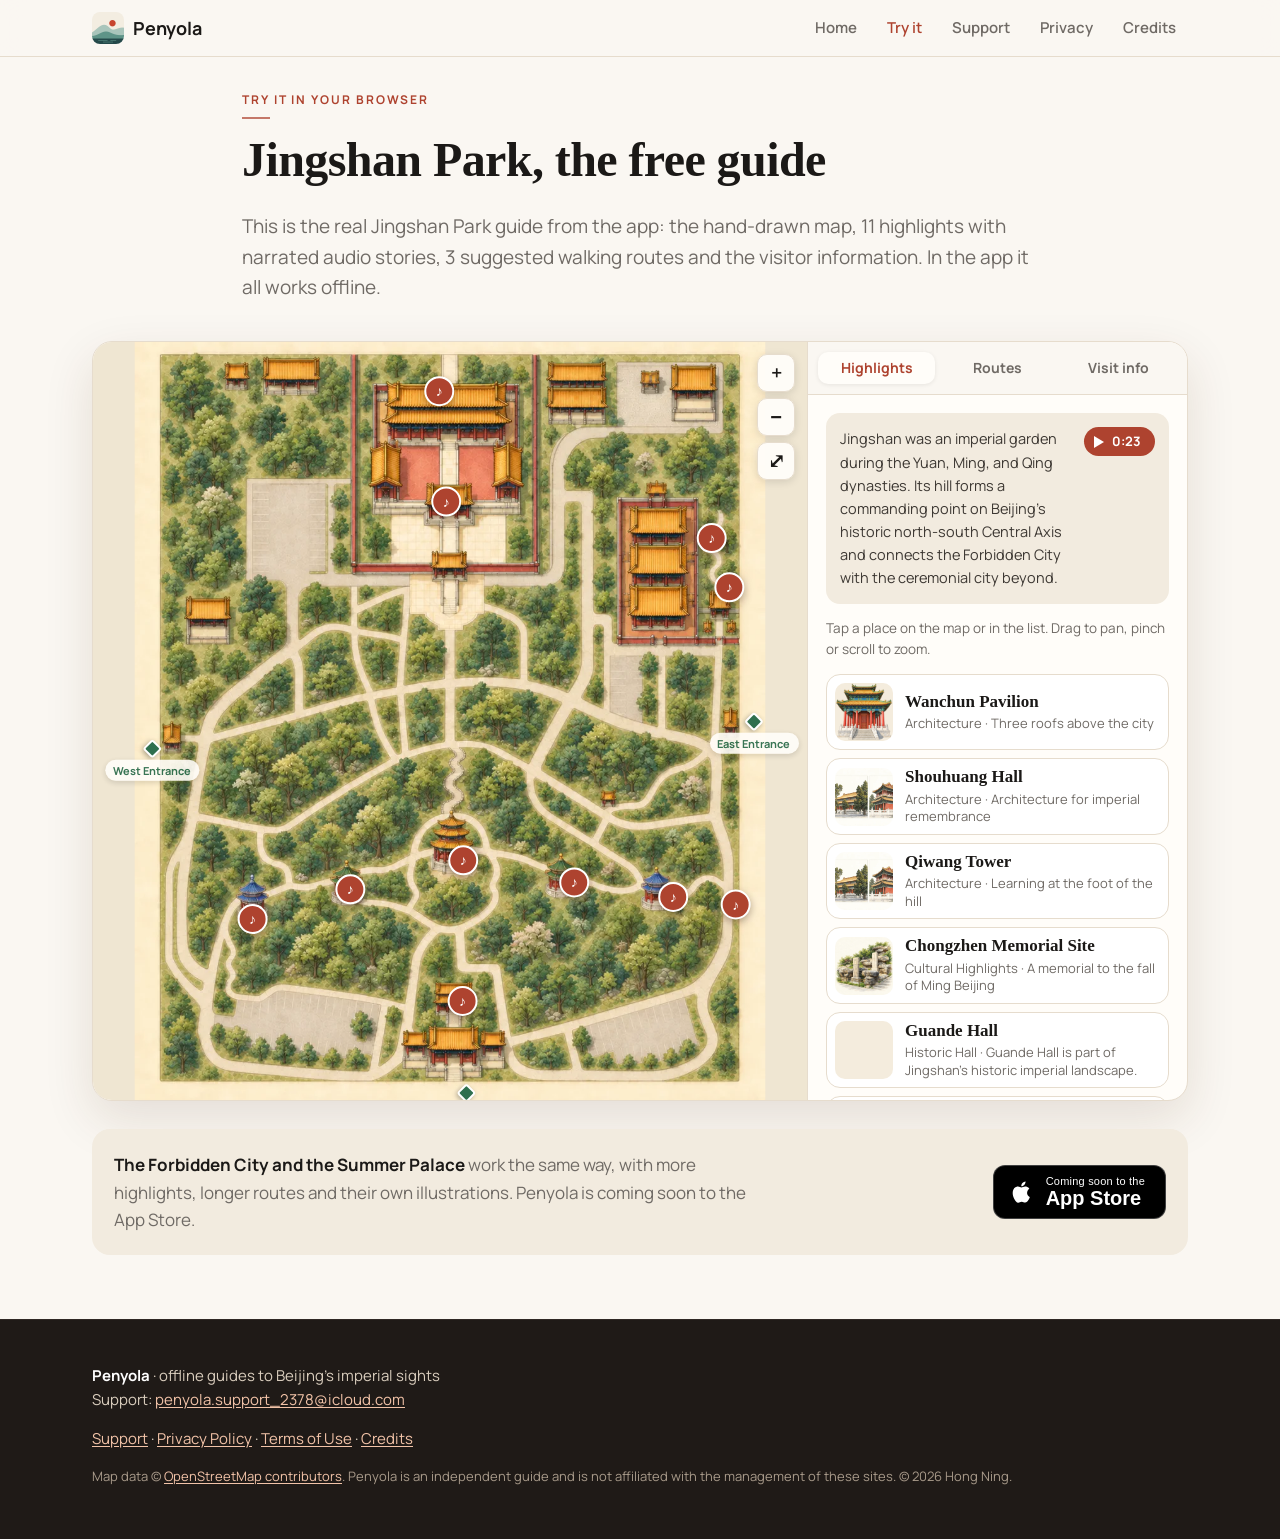
<file: demo.html>
<!doctype html>
<html lang="en">
<head>
<meta charset="utf-8">
<meta name="viewport" content="width=device-width, initial-scale=1">
<title>Try the Jingshan Park guide – Penyola</title>
<meta name="description" content="Try the free Jingshan Park guide from Penyola in your browser: hand-drawn map, audio stories and suggested walking routes.">
<link rel="canonical" href="https://ericning2023.github.io/penyola/demo.html">
<meta property="og:type" content="website">
<meta property="og:title" content="Try the Jingshan Park guide – Penyola">
<meta property="og:description" content="Try the free Jingshan Park guide from Penyola in your browser: hand-drawn map, audio stories and suggested walking routes.">
<meta property="og:url" content="https://ericning2023.github.io/penyola/demo.html">
<meta property="og:image" content="https://ericning2023.github.io/penyola/assets/img/og.jpg">
<meta name="twitter:card" content="summary_large_image">
<meta name="theme-color" content="#f8f3ea">
<link rel="icon" type="image/png" href="favicon.png">
<link rel="apple-touch-icon" href="apple-touch-icon.png">
<link rel="stylesheet" href="assets/site.css?v=af69a46e">
</head>
<body class="demo-page">
<header class="top">
  <div class="wrap top-inner">
    <a class="brand" href="index.html"><img src="assets/img/icon-256.png" alt="" width="32" height="32">Penyola</a>
    <nav aria-label="Main"><a href="index.html">Home</a><a href="demo.html" aria-current="page">Try it</a><a href="support.html">Support</a><a href="privacy.html">Privacy</a><a href="credits.html">Credits</a></nav>
  </div>
</header>
<main>

<section class="demo-head wrap">
  <p class="eyebrow">Try it in your browser</p>
  <h1>Jingshan Park, the free guide</h1>
  <p class="lede">This is the real Jingshan Park guide from the app: the hand-drawn map, 11 highlights with narrated audio stories, 3 suggested walking routes and the visitor information. In the app it all works offline.</p>
</section>
<section class="wrap">
  <div id="demo" class="demo">
    <div class="dm-map" aria-label="Hand-drawn map of Jingshan Park">
      <div class="dm-stage">
        <img class="dm-map-img" alt="" width="1000" height="1202" draggable="false">
        <svg class="dm-route" preserveAspectRatio="none" aria-hidden="true"></svg>
        <div class="dm-markers"></div>
      </div>
      <div class="dm-zoom">
        <button data-zoom="in" aria-label="Zoom in">+</button>
        <button data-zoom="out" aria-label="Zoom out">−</button>
        <button data-zoom="reset" aria-label="Show whole map">⤢</button>
      </div>
    </div>
    <div class="dm-panel">
      <div class="dm-tabs" role="tablist">
        <button data-tab="highlights" role="tab" aria-selected="true">Highlights</button>
        <button data-tab="routes" role="tab">Routes</button>
        <button data-tab="info" role="tab">Visit info</button>
      </div>
      <div class="dm-panel-body"><p class="dm-hint">Loading the guide…</p></div>
      <div class="dm-player" hidden>
        <span class="dm-player-name"></span><span class="dm-player-time"></span>
        <div class="dm-progress"><i></i></div>
        <button class="dm-player-toggle">Pause</button><button class="dm-player-close" aria-label="Stop">✕</button>
      </div>
    </div>
  </div>
  <div class="demo-cta">
    <p><strong>The Forbidden City and the Summer Palace</strong> work the same way, with more highlights, longer routes and their own illustrations. Penyola is coming soon to the App Store.</p>
    <span class="store soon"><svg viewBox="0 0 24 24" aria-hidden="true"><path d="M16.37 12.6c-.02-2.3 1.88-3.4 1.96-3.46-1.07-1.56-2.73-1.77-3.32-1.8-1.41-.14-2.76.83-3.48.83-.72 0-1.82-.81-3-.79-1.54.02-2.96.9-3.76 2.27-1.6 2.78-.41 6.9 1.15 9.16.76 1.1 1.67 2.34 2.86 2.3 1.15-.05 1.58-.74 2.97-.74 1.38 0 1.77.74 2.98.72 1.23-.02 2.01-1.12 2.76-2.23.87-1.28 1.23-2.52 1.25-2.58-.03-.01-2.4-.92-2.42-3.66zM14.1 5.84c.63-.77 1.06-1.83.94-2.89-.91.04-2.01.61-2.66 1.37-.58.67-1.1 1.76-.96 2.8 1.01.08 2.05-.52 2.68-1.28z"/></svg><span><small>Coming soon to the</small>App Store</span></span>
  </div>
</section>

</main>
<footer class="foot">
  <div class="wrap foot-inner">
    <p><strong>Penyola</strong> · offline guides to Beijing's imperial sights<br>
    Support: <a href="mailto:penyola.support_2378@icloud.com">penyola.support_2378@icloud.com</a></p>
    <p><a href="support.html">Support</a> · <a href="privacy.html">Privacy Policy</a> · <a href="terms.html">Terms of Use</a> · <a href="credits.html">Credits</a></p>
    <p class="fine">Map data © <a href="https://www.openstreetmap.org/copyright">OpenStreetMap contributors</a>. Penyola is an independent guide and is not affiliated with the management of these sites. © 2026 Hong Ning.</p>
  </div>
</footer>
<script src="assets/demo.js?v=1647f3a3" defer></script>
</body>
</html>
</file>
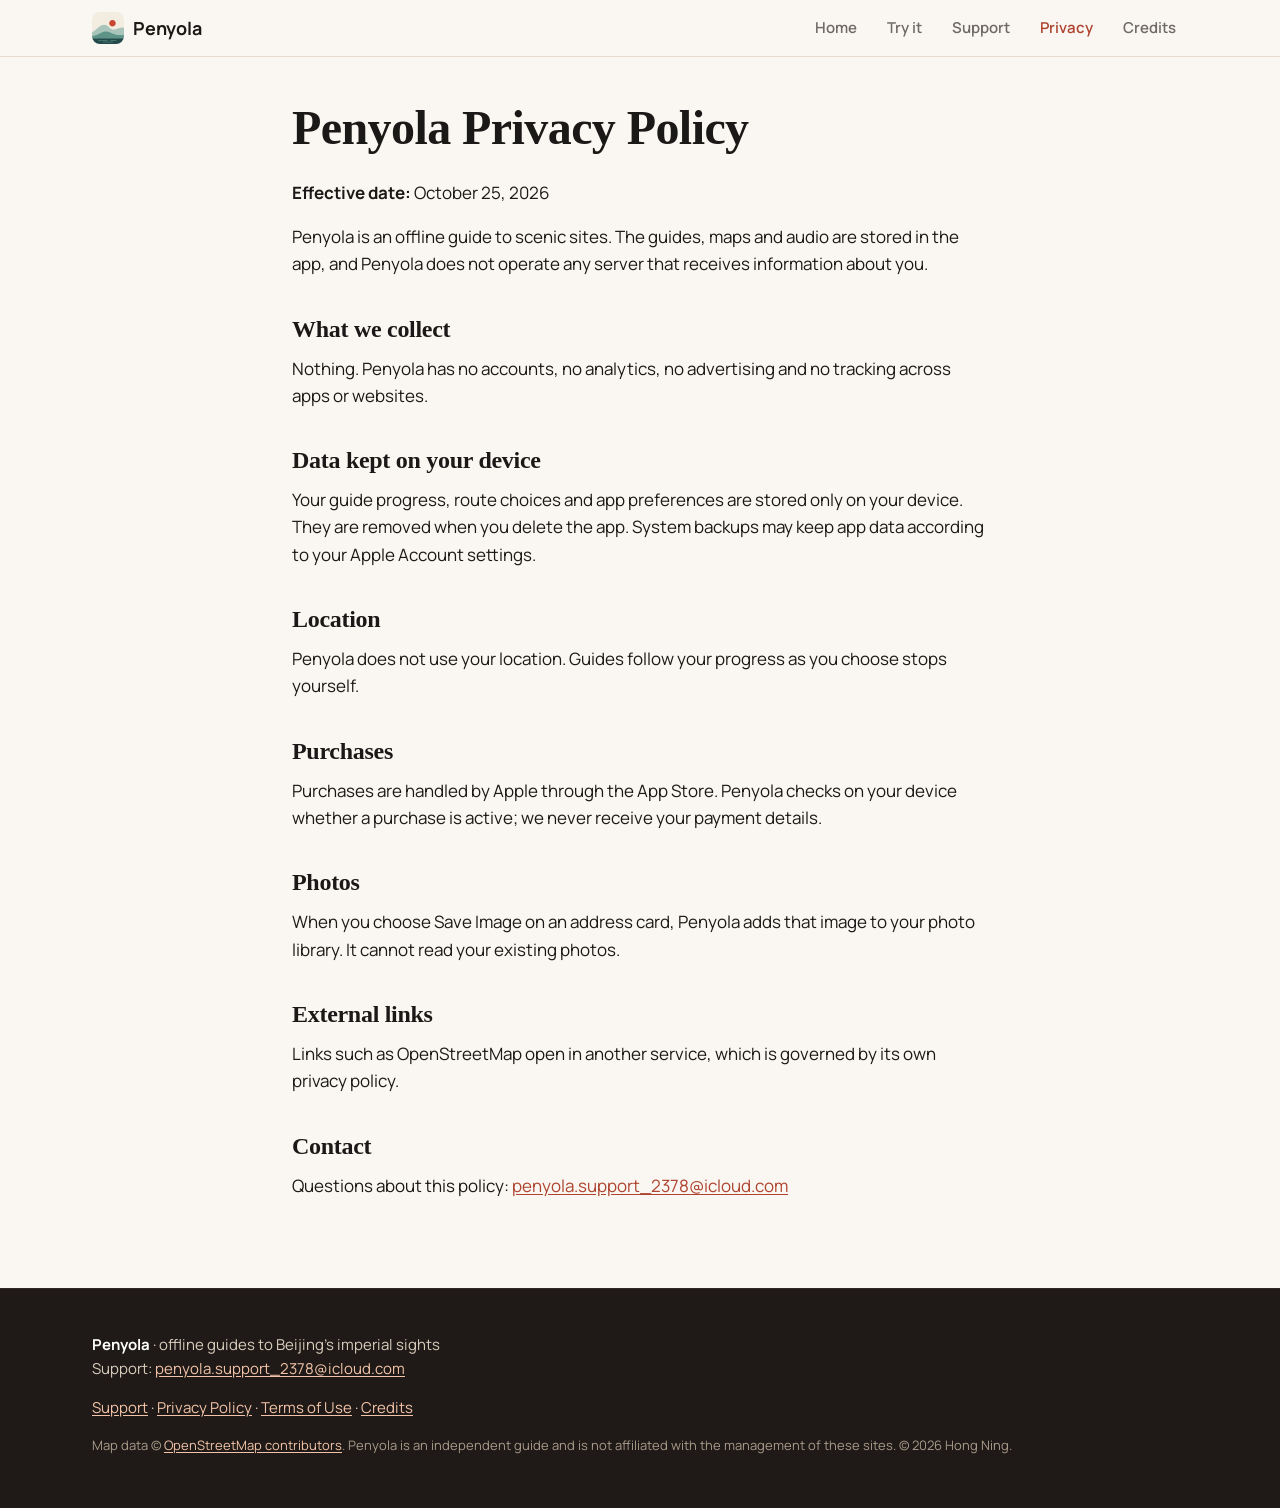
<file: privacy.html>
<!doctype html>
<html lang="en">
<head>
<meta charset="utf-8">
<meta name="viewport" content="width=device-width, initial-scale=1">
<title>Privacy Policy – Penyola</title>
<meta name="description" content="Penyola collects no data: no accounts, no analytics, no ads.">
<link rel="canonical" href="https://ericning2023.github.io/penyola/privacy.html">
<meta property="og:type" content="website">
<meta property="og:title" content="Privacy Policy – Penyola">
<meta property="og:description" content="Penyola collects no data: no accounts, no analytics, no ads.">
<meta property="og:url" content="https://ericning2023.github.io/penyola/privacy.html">
<meta property="og:image" content="https://ericning2023.github.io/penyola/assets/img/og.jpg">
<meta name="twitter:card" content="summary_large_image">
<meta name="theme-color" content="#f8f3ea">
<link rel="icon" type="image/png" href="favicon.png">
<link rel="apple-touch-icon" href="apple-touch-icon.png">
<link rel="stylesheet" href="assets/site.css?v=af69a46e">
</head>
<body class="">
<header class="top">
  <div class="wrap top-inner">
    <a class="brand" href="index.html"><img src="assets/img/icon-256.png" alt="" width="32" height="32">Penyola</a>
    <nav aria-label="Main"><a href="index.html">Home</a><a href="demo.html">Try it</a><a href="support.html">Support</a><a href="privacy.html" aria-current="page">Privacy</a><a href="credits.html">Credits</a></nav>
  </div>
</header>
<main>
<section class="doc wrap legal">
<h1>Penyola Privacy Policy</h1>
  <p><strong>Effective date:</strong> October 25, 2026</p>
  <p>Penyola is an offline guide to scenic sites. The guides, maps and audio are stored in the app, and Penyola does not operate any server that receives information about you.</p>
  <h2>What we collect</h2>
  <p>Nothing. Penyola has no accounts, no analytics, no advertising and no tracking across apps or websites.</p>
  <h2>Data kept on your device</h2>
  <p>Your guide progress, route choices and app preferences are stored only on your device. They are removed when you delete the app. System backups may keep app data according to your Apple Account settings.</p>
  <h2>Location</h2>
  <p>Penyola does not use your location. Guides follow your progress as you choose stops yourself.</p>
  <h2>Purchases</h2>
  <p>Purchases are handled by Apple through the App Store. Penyola checks on your device whether a purchase is active; we never receive your payment details.</p>
  <h2>Photos</h2>
  <p>When you choose Save Image on an address card, Penyola adds that image to your photo library. It cannot read your existing photos.</p>
  <h2>External links</h2>
  <p>Links such as OpenStreetMap open in another service, which is governed by its own privacy policy.</p>
  <h2>Contact</h2>
  <p>Questions about this policy: <a href="mailto:penyola.support_2378@icloud.com">penyola.support_2378@icloud.com</a></p>
</section>
</main>
<footer class="foot">
  <div class="wrap foot-inner">
    <p><strong>Penyola</strong> · offline guides to Beijing's imperial sights<br>
    Support: <a href="mailto:penyola.support_2378@icloud.com">penyola.support_2378@icloud.com</a></p>
    <p><a href="support.html">Support</a> · <a href="privacy.html">Privacy Policy</a> · <a href="terms.html">Terms of Use</a> · <a href="credits.html">Credits</a></p>
    <p class="fine">Map data © <a href="https://www.openstreetmap.org/copyright">OpenStreetMap contributors</a>. Penyola is an independent guide and is not affiliated with the management of these sites. © 2026 Hong Ning.</p>
  </div>
</footer>
</body>
</html>
</file>
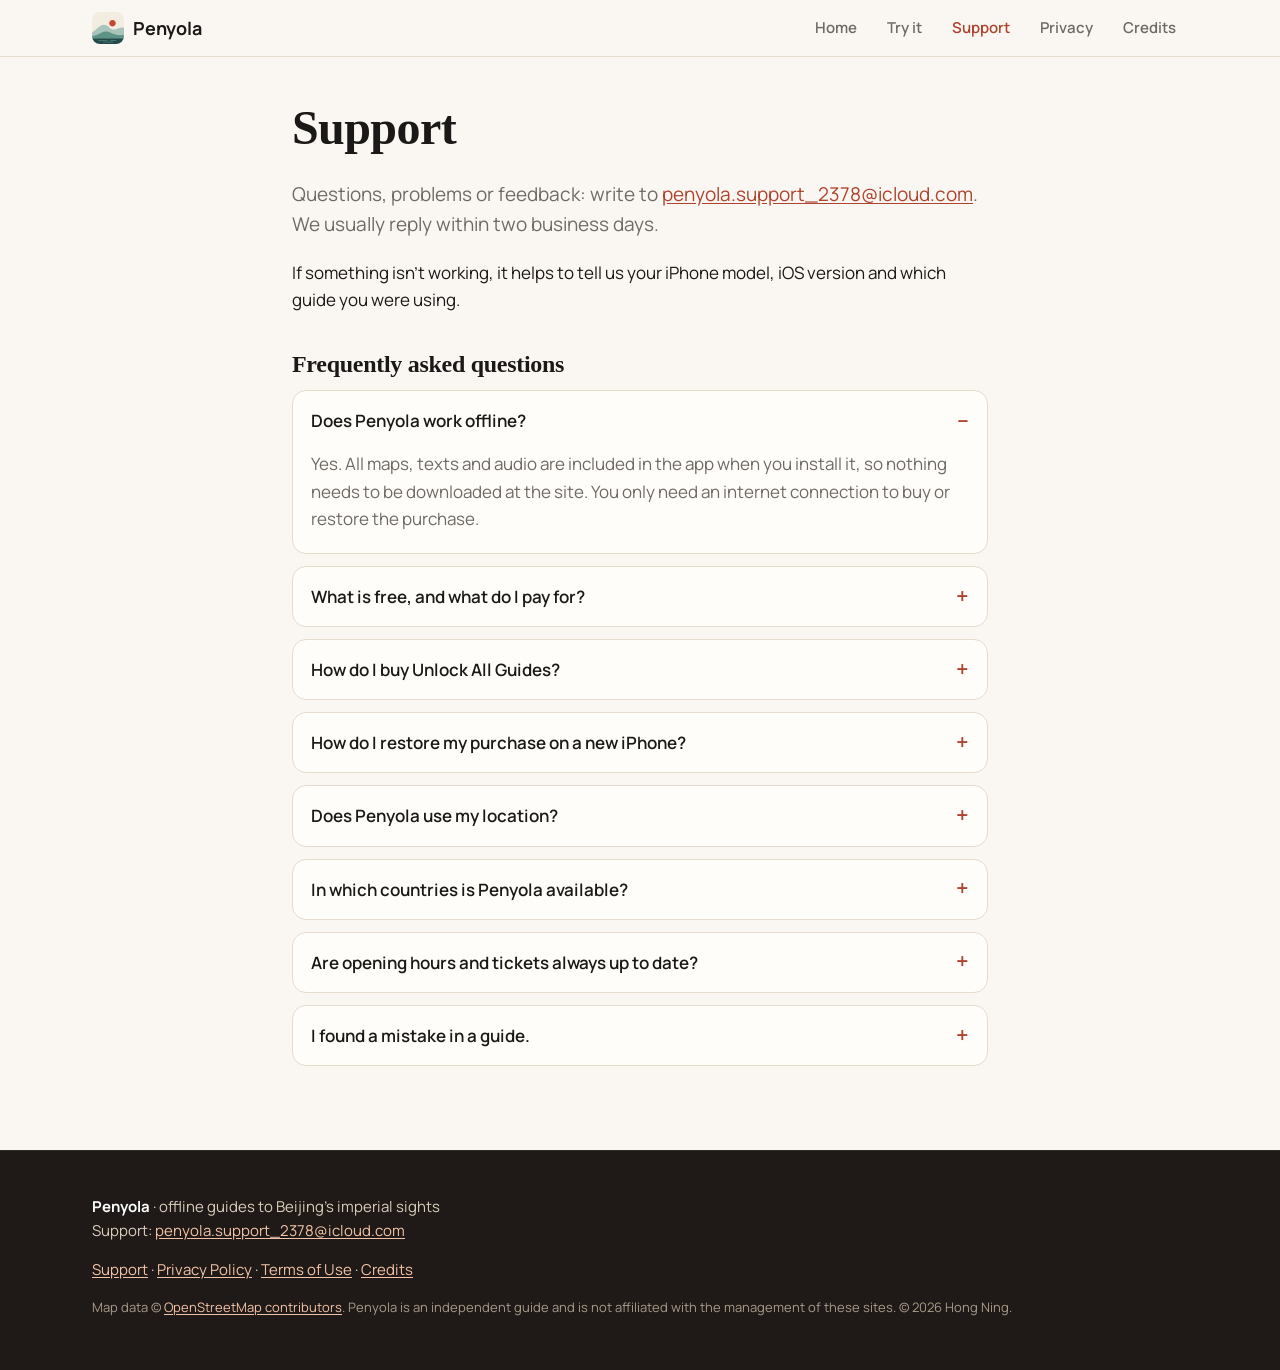
<file: support.html>
<!doctype html>
<html lang="en">
<head>
<meta charset="utf-8">
<meta name="viewport" content="width=device-width, initial-scale=1">
<title>Support – Penyola</title>
<meta name="description" content="Contact Penyola support and answers to common questions about offline use, purchases and restoring.">
<link rel="canonical" href="https://ericning2023.github.io/penyola/support.html">
<meta property="og:type" content="website">
<meta property="og:title" content="Support – Penyola">
<meta property="og:description" content="Contact Penyola support and answers to common questions about offline use, purchases and restoring.">
<meta property="og:url" content="https://ericning2023.github.io/penyola/support.html">
<meta property="og:image" content="https://ericning2023.github.io/penyola/assets/img/og.jpg">
<meta name="twitter:card" content="summary_large_image">
<meta name="theme-color" content="#f8f3ea">
<link rel="icon" type="image/png" href="favicon.png">
<link rel="apple-touch-icon" href="apple-touch-icon.png">
<link rel="stylesheet" href="assets/site.css?v=af69a46e">
</head>
<body class="">
<header class="top">
  <div class="wrap top-inner">
    <a class="brand" href="index.html"><img src="assets/img/icon-256.png" alt="" width="32" height="32">Penyola</a>
    <nav aria-label="Main"><a href="index.html">Home</a><a href="demo.html">Try it</a><a href="support.html" aria-current="page">Support</a><a href="privacy.html">Privacy</a><a href="credits.html">Credits</a></nav>
  </div>
</header>
<main>

<section class="doc wrap">
  <h1>Support</h1>
  <p class="lede">Questions, problems or feedback: write to <a href="mailto:penyola.support_2378@icloud.com">penyola.support_2378@icloud.com</a>. We usually reply within two business days.</p>
  <p>If something isn't working, it helps to tell us your iPhone model, iOS version and which guide you were using.</p>

  <h2>Frequently asked questions</h2>

  <details open><summary>Does Penyola work offline?</summary>
  <p>Yes. All maps, texts and audio are included in the app when you install it, so nothing needs to be downloaded at the site. You only need an internet connection to buy or restore the purchase.</p></details>

  <details><summary>What is free, and what do I pay for?</summary>
  <p>The app is free to download and the Jingshan Park guide is free and complete. The Forbidden City and Summer Palace show a map preview. One non-consumable in-app purchase, <strong>Unlock All Guides</strong>, unlocks their stories, audio and routes, and covers guides added later. It is a one-time purchase, not a subscription.</p></details>

  <details><summary>How do I buy Unlock All Guides?</summary>
  <p>On the home screen, open the Forbidden City (or the Summer Palace), tap <strong>Open guide map</strong>, then tap <strong>Unlock full guide</strong> at the bottom of the map. Apple's purchase sheet handles the payment; Penyola never sees your payment details.</p></details>

  <details><summary>How do I restore my purchase on a new iPhone?</summary>
  <p>Sign in with the same Apple Account you bought with. Tap the gear icon on the home screen, open <strong>Purchases &amp; restore</strong> and tap <strong>Restore Purchases</strong>. The Restore button is also on the purchase sheet.</p></details>

  <details><summary>Does Penyola use my location?</summary>
  <p>No. Penyola never asks for location access. You follow the map and choose stops yourself.</p></details>

  <details><summary>In which countries is Penyola available?</summary>
  <p>Penyola is on the App Store in every region except mainland China, Hong Kong and Taiwan. The app is the same everywhere: all content is in English and works offline. It runs on iPhone.</p></details>

  <details><summary>Are opening hours and tickets always up to date?</summary>
  <p>We check them carefully, but sites change their hours, routes and closures. Always follow official signs and staff on the day.</p></details>

  <details><summary>I found a mistake in a guide.</summary>
  <p>Thank you. Please email us with the guide, the place and what looks wrong, and we'll fix it in an update.</p></details>
</section>

</main>
<footer class="foot">
  <div class="wrap foot-inner">
    <p><strong>Penyola</strong> · offline guides to Beijing's imperial sights<br>
    Support: <a href="mailto:penyola.support_2378@icloud.com">penyola.support_2378@icloud.com</a></p>
    <p><a href="support.html">Support</a> · <a href="privacy.html">Privacy Policy</a> · <a href="terms.html">Terms of Use</a> · <a href="credits.html">Credits</a></p>
    <p class="fine">Map data © <a href="https://www.openstreetmap.org/copyright">OpenStreetMap contributors</a>. Penyola is an independent guide and is not affiliated with the management of these sites. © 2026 Hong Ning.</p>
  </div>
</footer>
</body>
</html>
</file>
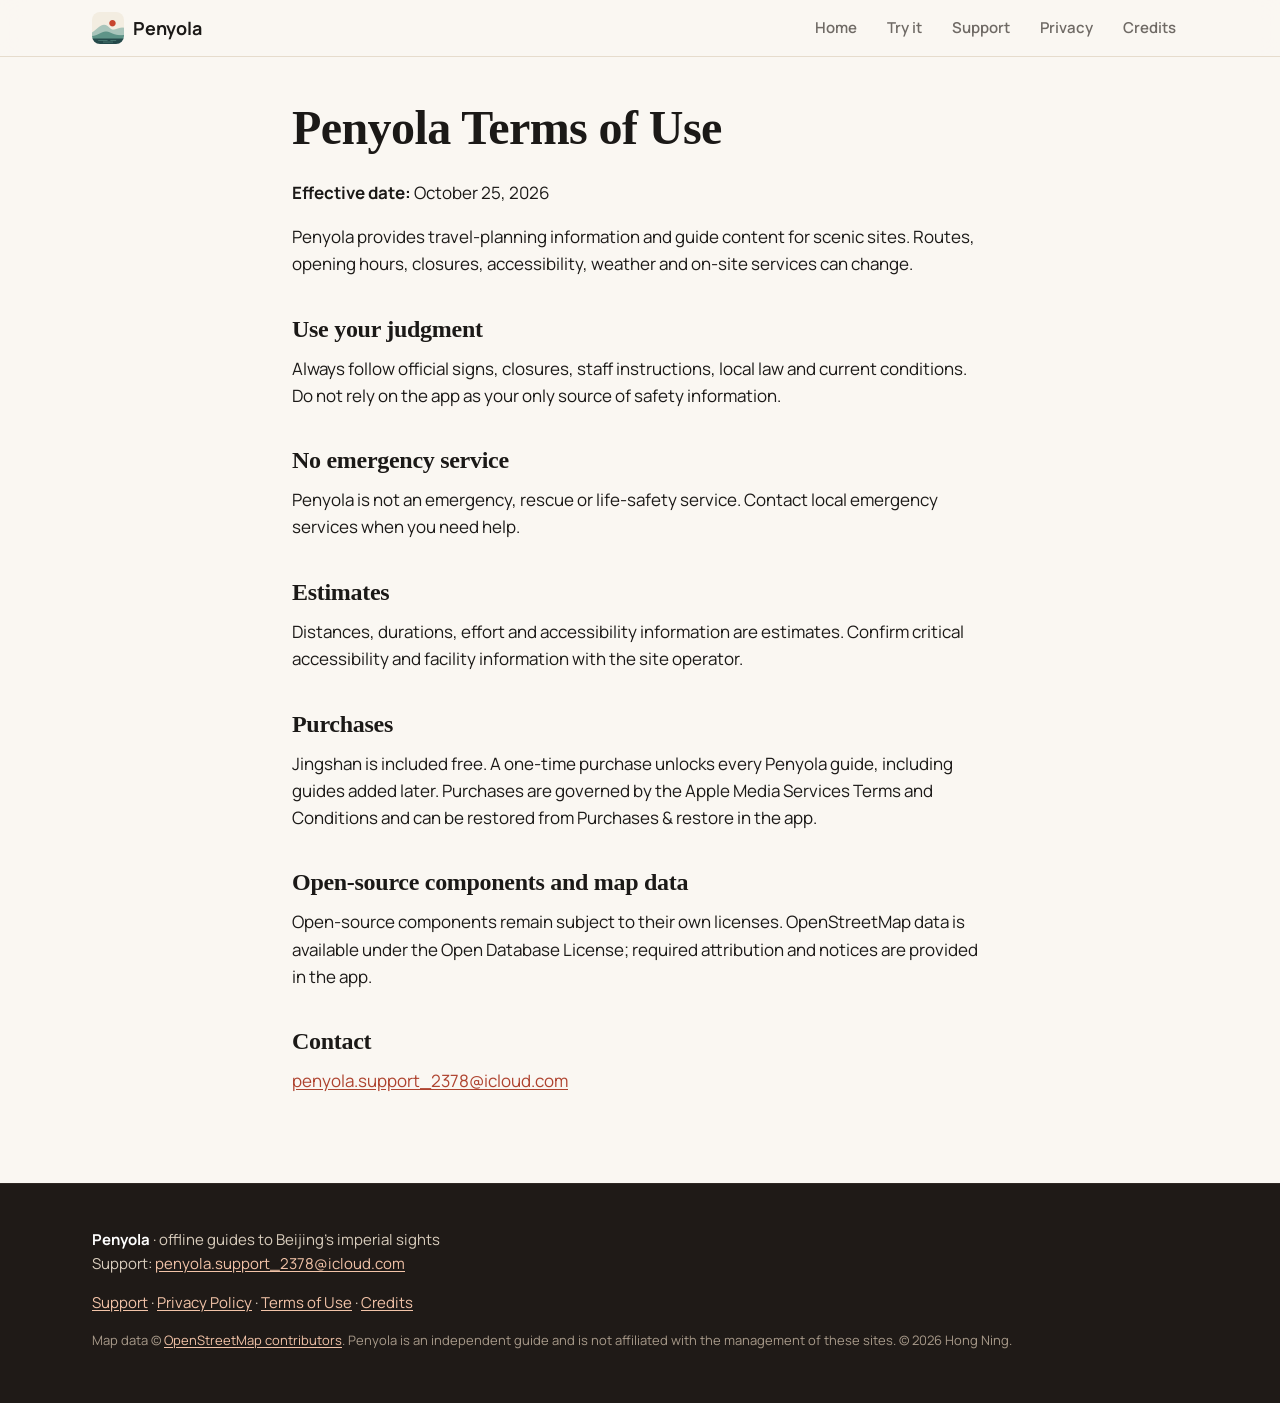
<file: terms.html>
<!doctype html>
<html lang="en">
<head>
<meta charset="utf-8">
<meta name="viewport" content="width=device-width, initial-scale=1">
<title>Terms of Use – Penyola</title>
<meta name="description" content="Terms of use for the Penyola app.">
<link rel="canonical" href="https://ericning2023.github.io/penyola/terms.html">
<meta property="og:type" content="website">
<meta property="og:title" content="Terms of Use – Penyola">
<meta property="og:description" content="Terms of use for the Penyola app.">
<meta property="og:url" content="https://ericning2023.github.io/penyola/terms.html">
<meta property="og:image" content="https://ericning2023.github.io/penyola/assets/img/og.jpg">
<meta name="twitter:card" content="summary_large_image">
<meta name="theme-color" content="#f8f3ea">
<link rel="icon" type="image/png" href="favicon.png">
<link rel="apple-touch-icon" href="apple-touch-icon.png">
<link rel="stylesheet" href="assets/site.css?v=af69a46e">
</head>
<body class="">
<header class="top">
  <div class="wrap top-inner">
    <a class="brand" href="index.html"><img src="assets/img/icon-256.png" alt="" width="32" height="32">Penyola</a>
    <nav aria-label="Main"><a href="index.html">Home</a><a href="demo.html">Try it</a><a href="support.html">Support</a><a href="privacy.html">Privacy</a><a href="credits.html">Credits</a></nav>
  </div>
</header>
<main>
<section class="doc wrap legal">
<h1>Penyola Terms of Use</h1>
  <p><strong>Effective date:</strong> October 25, 2026</p>
  <p>Penyola provides travel-planning information and guide content for scenic sites. Routes, opening hours, closures, accessibility, weather and on-site services can change.</p>
  <h2>Use your judgment</h2>
  <p>Always follow official signs, closures, staff instructions, local law and current conditions. Do not rely on the app as your only source of safety information.</p>
  <h2>No emergency service</h2>
  <p>Penyola is not an emergency, rescue or life-safety service. Contact local emergency services when you need help.</p>
  <h2>Estimates</h2>
  <p>Distances, durations, effort and accessibility information are estimates. Confirm critical accessibility and facility information with the site operator.</p>
  <h2>Purchases</h2>
  <p>Jingshan is included free. A one-time purchase unlocks every Penyola guide, including guides added later. Purchases are governed by the Apple Media Services Terms and Conditions and can be restored from Purchases &amp; restore in the app.</p>
  <h2>Open-source components and map data</h2>
  <p>Open-source components remain subject to their own licenses. OpenStreetMap data is available under the Open Database License; required attribution and notices are provided in the app.</p>
  <h2>Contact</h2>
  <p><a href="mailto:penyola.support_2378@icloud.com">penyola.support_2378@icloud.com</a></p>
</section>
</main>
<footer class="foot">
  <div class="wrap foot-inner">
    <p><strong>Penyola</strong> · offline guides to Beijing's imperial sights<br>
    Support: <a href="mailto:penyola.support_2378@icloud.com">penyola.support_2378@icloud.com</a></p>
    <p><a href="support.html">Support</a> · <a href="privacy.html">Privacy Policy</a> · <a href="terms.html">Terms of Use</a> · <a href="credits.html">Credits</a></p>
    <p class="fine">Map data © <a href="https://www.openstreetmap.org/copyright">OpenStreetMap contributors</a>. Penyola is an independent guide and is not affiliated with the management of these sites. © 2026 Hong Ning.</p>
  </div>
</footer>
</body>
</html>
</file>
<file: assets/site.css>
@font-face { font-family: Manrope; font-weight: 400; font-display: swap; src: url(fonts/Manrope-Regular.woff) format("woff"); }
@font-face { font-family: Manrope; font-weight: 600; font-display: swap; src: url(fonts/Manrope-SemiBold.woff) format("woff"); }
@font-face { font-family: Manrope; font-weight: 700; font-display: swap; src: url(fonts/Manrope-Bold.woff) format("woff"); }

:root {
  --paper: #faf7f2;
  --paper-2: #f2ebdf;
  --card: #fffdf9;
  --ink: #1b1917;
  --muted: #6f6a65;
  --red: #ae432f;
  --red-deep: #8a2c20;
  --imperial: #8c2a1f;
  --imperial-2: #5f1a13;
  --gold: #d9b26a;
  --green: #2f6f4e;
  --line: #e6dccd;
  --night: #1f1a17;
  --serif: ui-serif, "New York", "Iowan Old Style", "Palatino Linotype", Palatino, Georgia, serif;
  --sans: Manrope, -apple-system, BlinkMacSystemFont, "Segoe UI", sans-serif;
  color-scheme: light;
}

* { box-sizing: border-box; }
html { -webkit-text-size-adjust: 100%; scroll-behavior: smooth; }
body { margin: 0; background: var(--paper); color: var(--ink); font: 400 17px/1.6 var(--sans); }
img { max-width: 100%; height: auto; display: block; }
a { color: var(--red); text-underline-offset: 2px; }
a:hover { color: var(--red-deep); }
.wrap { width: 100%; max-width: 1160px; margin: 0 auto; padding: 0 16px; }
@media (min-width: 720px) { .wrap { padding: 0 32px; } }
[lang="zh-Hans"] { font-family: "Songti SC", "Noto Serif SC", "Source Han Serif SC", serif; }

/* Header */
.top { position: sticky; top: 0; z-index: 10; background: rgba(250, 247, 242, .9); backdrop-filter: saturate(1.4) blur(12px); -webkit-backdrop-filter: saturate(1.4) blur(12px); border-bottom: 1px solid var(--line); }
.top-inner { display: flex; align-items: center; justify-content: space-between; gap: 12px; min-height: 56px; }
.brand { display: flex; align-items: center; gap: 9px; font: 700 18px/1 var(--sans); color: var(--ink); text-decoration: none; letter-spacing: -.01em; }
.brand:hover { color: var(--ink); }
.brand img { width: 32px; height: 32px; border-radius: 8px; }
.top nav { display: flex; gap: 2px; }
.top nav a { padding: 8px; border-radius: 8px; font-size: 14px; font-weight: 600; color: var(--muted); text-decoration: none; }
.top nav a:hover { color: var(--ink); background: var(--paper-2); }
.top nav a[aria-current="page"] { color: var(--red); }
@media (min-width: 720px) { .top nav { gap: 6px; } .top nav a { padding: 8px 12px; font-size: 15px; } }
@media (max-width: 459px) { .brand { font-size: 0; gap: 0; } .top nav a { padding: 8px 5px; font-size: 13.5px; } }

/* Type */
h1, h2, h3 { font-family: var(--serif); font-weight: 600; line-height: 1.12; letter-spacing: -.012em; margin: 0 0 .5em; }
h1 { font-size: clamp(38px, 7.4vw, 64px); }
h2 { font-size: clamp(28px, 4.6vw, 42px); }
h3 { font-size: 22px; }
p { margin: 0 0 1em; }
.eyebrow { font: 700 12px/1.2 var(--sans); letter-spacing: .16em; text-transform: uppercase; color: var(--red); margin: 0 0 14px; }
.eyebrow::after { content: ""; display: block; width: 28px; height: 2px; background: currentColor; margin-top: 10px; opacity: .7; }
.lede { font-size: 19px; color: var(--muted); }
.note { font-size: 14px; color: var(--muted); }
.fine { font-size: 13px; color: var(--muted); margin: 0; }
.head { max-width: 720px; margin-bottom: 36px; }

/* Store badge */
.cta { display: flex; flex-wrap: wrap; align-items: center; gap: 14px 22px; margin: 28px 0 14px; }
.store { display: inline-flex; align-items: center; gap: 10px; padding: 9px 20px 9px 14px; border-radius: 12px; background: #000; color: #fff; text-decoration: none; border: 1px solid rgba(255, 255, 255, .25); }
a.store:hover { color: #fff; background: #222; }
.store svg { width: 28px; height: 28px; fill: currentColor; flex: none; }
.store > span { display: flex; flex-direction: column; font: 600 20px/1.1 -apple-system, BlinkMacSystemFont, "Segoe UI", sans-serif; }
.store small { font-size: 11px; font-weight: 400; letter-spacing: .02em; }
.store.soon { cursor: default; }
.text-link { font-weight: 600; text-decoration: none; }

/* Hero: imperial red, matching the App Store screenshots */
.hero { position: relative; overflow: hidden; color: #fbefe3; background: radial-gradient(120% 90% at 85% 10%, #a63a2b 0%, var(--imperial) 45%, var(--imperial-2) 100%); padding: 48px 0 0; }
.hero::before { content: ""; position: absolute; inset: 14px; border: 1px solid rgba(217, 178, 106, .45); border-radius: 18px; pointer-events: none; }
.hero .eyebrow { color: var(--gold); }
.hero h1 { color: #fff7ee; }
.hero .lede { color: #f1d9c8; }
.hero .note { color: #e2bfa9; }
.hero .text-link { color: #ffe3c4; }
.hero .text-link:hover { color: #fff; }
.hero-inner { position: relative; display: grid; gap: 28px; }
.hero-text { position: relative; z-index: 1; }
.hero-art { position: relative; justify-self: center; width: min(84vw, 360px); padding-bottom: 40px; }
.hero-map { background: #f6efe1; padding: 10px; border-radius: 6px; transform: rotate(2.2deg); box-shadow: 0 30px 60px rgba(30, 6, 3, .5), 0 0 0 1px rgba(217, 178, 106, .5); }
.hero-map img { border-radius: 2px; }
.hero-lion { position: absolute; z-index: 2; width: 44%; left: -14%; bottom: 0; filter: drop-shadow(0 18px 24px rgba(30, 6, 3, .5)); }
@media (min-width: 880px) {
  .hero { padding: 88px 0 0; }
  .hero::before { inset: 20px; }
  .hero-inner { grid-template-columns: 1.1fr .9fr; align-items: end; gap: 48px; }
  .hero-text { padding-bottom: 96px; align-self: center; }
  .hero-art { width: 430px; padding-bottom: 72px; }
}

/* Stats strip */
.stats { background: var(--night); color: #e9ddcf; }
.stats-inner { display: grid; grid-template-columns: repeat(2, 1fr); gap: 18px 12px; padding-top: 24px; padding-bottom: 24px; }
.stats p { margin: 0; font-size: 13px; letter-spacing: .04em; text-transform: uppercase; color: #b9a99a; }
.stats strong { display: block; font: 600 32px/1.1 var(--serif); color: var(--gold); letter-spacing: 0; text-transform: none; }
@media (min-width: 720px) { .stats-inner { grid-template-columns: repeat(4, 1fr); padding-top: 30px; padding-bottom: 30px; } }

/* Bands */
.band { padding: 72px 0; }
.band.paper { background: var(--paper-2); }
@media (min-width: 880px) { .band { padding: 112px 0; } }

/* Guides */
.guides { display: grid; gap: 22px; }
@media (min-width: 760px) { .guides { grid-template-columns: repeat(3, 1fr); } }
.guide { background: var(--card); border: 1px solid var(--line); border-radius: 20px; overflow: hidden; display: flex; flex-direction: column; box-shadow: 0 1px 0 rgba(0, 0, 0, .02), 0 12px 32px rgba(70, 40, 20, .07); transition: transform .25s ease, box-shadow .25s ease; }
.guide:hover { transform: translateY(-3px); box-shadow: 0 18px 40px rgba(70, 40, 20, .13); }
.guide-map { background: #efe6d4; overflow: hidden; }
.guide-map img { aspect-ratio: 4 / 3; object-fit: cover; width: 100%; transition: transform .6s ease; }
.guide:hover .guide-map img { transform: scale(1.04); }
.guide-text { padding: 20px 22px 24px; }
.guide-text h3 { display: flex; align-items: baseline; justify-content: space-between; gap: 10px; }
.zh { font-size: 17px; color: var(--red); font-weight: 600; letter-spacing: .08em; }
.guide-text p:last-child { margin: 0; color: var(--muted); font-size: 16px; }
.tag { display: inline-block; font: 700 11px/1 var(--sans); letter-spacing: .08em; text-transform: uppercase; padding: 6px 10px; border-radius: 999px; background: #f6e1dd; color: var(--red-deep); margin-bottom: 12px; }
.tag.free { background: #dcebe2; color: var(--green); }

/* Story + relic art */
.story { display: grid; gap: 32px; align-items: center; }
.story-text p:last-child { color: var(--muted); margin: 0; }
.relics { display: grid; grid-template-columns: repeat(4, 1fr); gap: 12px; align-items: end; }
.relics img { filter: drop-shadow(0 14px 18px rgba(70, 40, 20, .2)); }
.relics img:nth-child(even) { transform: translateY(-14px); }
@media (min-width: 880px) { .story { grid-template-columns: .9fr 1.1fr; gap: 64px; } }

/* Features */
.features { list-style: none; padding: 0; margin: 0; display: grid; gap: 14px; counter-reset: f; }
@media (min-width: 640px) { .features { grid-template-columns: 1fr 1fr; } }
@media (min-width: 980px) { .features { grid-template-columns: repeat(3, 1fr); } }
.features li { background: var(--card); border: 1px solid var(--line); border-radius: 16px; padding: 20px 22px; counter-increment: f; }
.features li::before { content: "0" counter(f); display: block; font: 700 12px/1 var(--sans); letter-spacing: .12em; color: var(--red); margin-bottom: 12px; }
.features h3 { font-size: 20px; margin-bottom: .35em; }
.features p { margin: 0; color: var(--muted); font-size: 15.5px; }

/* Hand-drawn buildings */
.blds { display: grid; grid-template-columns: repeat(2, 1fr); gap: 14px; }
@media (min-width: 880px) { .blds { grid-template-columns: repeat(3, 1fr); gap: 22px; } }
.bld { margin: 0; background: #faf4e8; border: 1px solid var(--line); border-radius: 18px; overflow: hidden; }
.bld img { width: 100%; aspect-ratio: 4 / 3; object-fit: cover; mix-blend-mode: multiply; }
.bld.fit img { object-fit: contain; padding: 10px 0; }
.bld .credit { display: block; margin-top: 4px; font-size: 11.5px; color: #8f857b; }
.bld .credit a { color: inherit; }
.bld figcaption { padding: 12px 14px 14px; font-size: 13px; color: var(--muted); line-height: 1.35; border-top: 1px solid var(--line); background: var(--card); }
.bld figcaption strong { display: block; font: 600 16px/1.25 var(--serif); color: var(--ink); }
@media (min-width: 880px) { .bld figcaption { padding: 14px 18px 16px; font-size: 14px; } .bld figcaption strong { font-size: 19px; } }

/* Coming next */
.dark { background: var(--night); color: #efe5d8; }
.dark h2 { color: #fff7ee; }
.dark .eyebrow { color: var(--gold); }
.dark .lede { color: #c9b9a8; }
.dark .lede strong { color: #fff3e3; font-weight: 600; }
.dark .fine { color: #8f8174; margin-top: 24px; }
.nexts { display: grid; grid-template-columns: repeat(2, 1fr); gap: 14px; }
@media (min-width: 880px) { .nexts { grid-template-columns: repeat(3, 1fr); gap: 20px; } }
.next { margin: 0; position: relative; border-radius: 16px; overflow: hidden; background: #2b2420; }
.next img { width: 100%; aspect-ratio: 1; object-fit: cover; transition: transform .6s ease; }
.next:hover img { transform: scale(1.05); }
.next.wide { grid-column: 1 / -1; }
.next.wide img { aspect-ratio: 2 / 1; }
@media (min-width: 720px) { .next.wide img { aspect-ratio: 3 / 1; } }
.next figcaption { position: absolute; left: 0; right: 0; bottom: 0; padding: 40px 14px 12px; background: linear-gradient(transparent, rgba(20, 14, 10, .85)); color: #fff; font-size: 13px; line-height: 1.35; }
.next figcaption strong { display: block; font: 600 15px/1.2 var(--serif); }
.next figcaption span { color: #e6d6c3; }
@media (min-width: 880px) { .next figcaption { padding: 56px 18px 16px; font-size: 14px; } .next figcaption strong { font-size: 21px; } }

/* Price */
.price { display: grid; gap: 32px; align-items: center; }
.price-card { background: var(--card); border: 1px solid var(--line); border-radius: 24px; padding: 28px 22px; box-shadow: 0 16px 40px rgba(70, 40, 20, .08); }
.price-card > p:not(.eyebrow):not(.note):not(.price-line) { color: var(--muted); }
.price-line { font-size: 15px; color: var(--muted); border-top: 1px solid var(--line); border-bottom: 1px solid var(--line); padding: 14px 0; margin: 20px 0 10px; }
.price-line strong { font: 600 30px/1 var(--serif); color: var(--ink); margin-right: 8px; }
.price-art { width: min(70vw, 320px); justify-self: center; filter: drop-shadow(0 20px 28px rgba(70, 40, 20, .25)); }
@media (min-width: 880px) { .price { grid-template-columns: 1.3fr .7fr; gap: 64px; } .price-card { padding: 44px 44px 36px; } }

/* Documents: support, privacy, terms, credits */
.doc { max-width: 760px; padding-top: 44px; padding-bottom: 72px; overflow-wrap: anywhere; }
.doc h1 { font-size: clamp(34px, 6vw, 48px); }
.doc h2 { font-size: 24px; margin-top: 1.6em; }
.doc ul { padding-left: 1.2em; }
.doc li { margin-bottom: .5em; }
.doc hr { border: 0; border-top: 1px solid var(--line); margin: 48px 0; }
.doc pre { font-size: 13px; background: var(--card); border: 1px solid var(--line); border-radius: 10px; padding: 14px; overflow-x: auto; }
.doc details { background: var(--card); border: 1px solid var(--line); border-radius: 14px; margin: 0 0 12px; }
.doc details > summary { cursor: pointer; padding: 16px 44px 16px 18px; font-weight: 600; list-style: none; position: relative; }
.doc details > summary::-webkit-details-marker { display: none; }
.doc details > summary::after { content: "+"; position: absolute; right: 18px; top: 50%; transform: translateY(-50%); font-size: 22px; color: var(--red); }
.doc details[open] > summary::after { content: "–"; }
.doc details > p { padding: 0 18px 4px; color: var(--muted); }
.doc details > pre { margin: 0 14px 14px; }


/* Try-it band on home */
.tryit { background: var(--card); border-bottom: 1px solid var(--line); }
.tryit-inner { display: grid; gap: 24px; align-items: center; padding-top: 40px; padding-bottom: 40px; }
.tryit-inner img { width: min(60vw, 260px); justify-self: center; border-radius: 14px; transform: rotate(-2deg); box-shadow: 0 16px 36px rgba(70, 40, 20, .18); }
.tryit h2 { font-size: clamp(26px, 4vw, 36px); }
.tryit p:not(.eyebrow) { color: var(--muted); }
.btn { display: inline-block; background: var(--red); color: #fff; font-weight: 700; text-decoration: none; padding: 13px 22px; border-radius: 999px; box-shadow: 0 8px 20px rgba(174, 67, 47, .3); }
.btn:hover { background: var(--red-deep); color: #fff; }
@media (min-width: 760px) { .tryit-inner { grid-template-columns: 300px 1fr; gap: 56px; padding-top: 56px; padding-bottom: 56px; } .tryit-inner img { width: 280px; } }

/* Demo page */
.demo-head { padding-top: 36px; padding-bottom: 8px; max-width: 860px; margin-left: 0; }
@media (min-width: 1160px) { .demo-head { margin-left: auto; } }
.demo-head h1 { font-size: clamp(32px, 5.5vw, 48px); }
.demo { display: grid; gap: 0; border: 1px solid var(--line); border-radius: 20px; overflow: hidden; background: var(--card); box-shadow: 0 18px 50px rgba(70, 40, 20, .12); margin: 12px 0 28px; }
@media (min-width: 900px) { .demo { grid-template-columns: 1fr 380px; height: min(760px, calc(100vh - 120px)); } }
.dm-map { position: relative; overflow: hidden; background: #efe6d2; height: 62vh; min-height: 380px; touch-action: none; cursor: grab; user-select: none; -webkit-user-select: none; }
.dm-map:active { cursor: grabbing; }
@media (min-width: 900px) { .dm-map { height: auto; } }
.dm-stage { position: absolute; left: 0; top: 0; transform-origin: 0 0; }
.dm-stage.dm-anim { transition: transform .45s ease; }
.dm-map-img { width: 100%; height: 100%; display: block; pointer-events: none; }
.dm-route { position: absolute; inset: 0; width: 100%; height: 100%; pointer-events: none; overflow: visible; }
.dm-line-bg { fill: none; stroke: #fff; stroke-width: 9; stroke-linejoin: round; stroke-linecap: round; vector-effect: non-scaling-stroke; opacity: .9; }
.dm-line { fill: none; stroke: var(--red); stroke-width: 5; stroke-linejoin: round; stroke-linecap: round; vector-effect: non-scaling-stroke; stroke-dasharray: 1 0; }
.dm-markers { position: absolute; inset: 0; }
.dm-pin, .dm-gate, .dm-stop { position: absolute; transform: translate(-50%, -50%) scale(var(--inv, 1)); }
.dm-pin { border: 0; padding: 0; background: none; cursor: pointer; display: flex; flex-direction: column; align-items: center; z-index: 2; }
.dm-pin i { width: 30px; height: 30px; border-radius: 50%; background: var(--red); color: #fff; border: 2.5px solid #fff; box-shadow: 0 3px 8px rgba(40, 10, 5, .35); font: 700 14px/25px var(--sans); font-style: normal; text-align: center; transition: transform .15s; }
.dm-pin:hover i, .dm-pin.on i { transform: scale(1.18); background: var(--red-deep); }
.dm-pin.on { z-index: 4; }
.dm-pin b, .dm-gate b { position: absolute; top: 34px; white-space: nowrap; font: 700 12px/1 var(--sans); color: var(--ink); background: rgba(255, 253, 249, .94); padding: 5px 8px; border-radius: 999px; box-shadow: 0 2px 6px rgba(0, 0, 0, .15); opacity: 0; pointer-events: none; transition: opacity .2s; }
.dm-zoomed .dm-pin b, .dm-pin:hover b, .dm-pin.on b { opacity: 1; }
.dm-gate { pointer-events: none; z-index: 1; display: flex; flex-direction: column; align-items: center; }
.dm-gate i { width: 14px; height: 14px; background: var(--green); border: 2px solid #fff; border-radius: 3px; transform: rotate(45deg); box-shadow: 0 2px 5px rgba(0, 0, 0, .3); }
.dm-gate b { top: 18px; font-size: 11px; color: var(--green); }
.dm-zoomed .dm-gate b { opacity: .95; }
@media (min-width: 900px) { .dm-gate b { opacity: .95; } }
.dm-routing .dm-pin { opacity: .45; }
.dm-routing .dm-pin.on { opacity: 1; }
.dm-routing .dm-gate { opacity: 0; }
.dm-stop { z-index: 3; width: 24px; height: 24px; border-radius: 50%; background: #fff; color: var(--red-deep); border: 2.5px solid var(--red); font: 800 12px/19px var(--sans); text-align: center; box-shadow: 0 2px 6px rgba(0, 0, 0, .3); pointer-events: none; }
.dm-zoom { position: absolute; right: 12px; top: 12px; display: flex; flex-direction: column; gap: 6px; z-index: 5; }
.dm-zoom button { width: 38px; height: 38px; border-radius: 10px; border: 1px solid var(--line); background: rgba(255, 253, 249, .95); font: 600 20px/1 var(--sans); color: var(--ink); cursor: pointer; box-shadow: 0 2px 8px rgba(0, 0, 0, .12); }

.dm-panel { display: flex; flex-direction: column; min-height: 0; border-top: 1px solid var(--line); scroll-margin-top: 64px; }
@media (min-width: 900px) { .dm-panel { border-top: 0; border-left: 1px solid var(--line); } }
.dm-tabs { display: flex; gap: 4px; padding: 10px; border-bottom: 1px solid var(--line); background: var(--paper); }
.dm-tabs button { flex: 1; border: 0; background: none; padding: 9px 6px; border-radius: 10px; font: 700 14px/1 var(--sans); color: var(--muted); cursor: pointer; }
.dm-tabs button[aria-selected="true"] { background: var(--card); color: var(--red); box-shadow: 0 1px 4px rgba(0, 0, 0, .08); }
.dm-panel-body { flex: 1; overflow-y: auto; padding: 18px 18px 24px; font-size: 15.5px; }
@media (max-width: 899px) { .dm-panel-body { max-height: none; } }
.dm-panel-body h3 { font-size: 26px; margin: 4px 0 6px; }
.dm-panel-body h4 { font: 700 13px/1.2 var(--sans); letter-spacing: .1em; text-transform: uppercase; color: var(--red); margin: 22px 0 10px; }
.dm-panel-body p { color: #3d3833; }
.dm-hint { font-size: 13.5px; color: var(--muted) !important; }
.dm-intro { display: flex; gap: 12px; align-items: flex-start; background: var(--paper-2); border-radius: 14px; padding: 14px; margin-bottom: 14px; }
.dm-intro p { margin: 0; font-size: 14.5px; }
.dm-list, .dm-routes { list-style: none; padding: 0; margin: 0; display: grid; gap: 8px; }
.dm-list button, .dm-routes button { width: 100%; display: flex; gap: 12px; align-items: center; text-align: left; background: #fff; border: 1px solid var(--line); border-radius: 14px; padding: 8px; cursor: pointer; font: inherit; color: inherit; }
.dm-list button:hover, .dm-routes button:hover { border-color: #d8c3a8; background: #fffaf2; }
.dm-list img, .dm-noart { width: 58px; height: 58px; border-radius: 10px; object-fit: cover; background: #f4ecdd; flex: none; }
.dm-list strong, .dm-routes strong { display: block; font: 600 17px/1.2 var(--serif); }
.dm-list small, .dm-routes small { display: block; color: var(--muted); font-size: 13px; line-height: 1.35; margin-top: 3px; }
.dm-routes button { padding: 14px 16px; display: block; }
.dm-back { border: 0; background: none; color: var(--red); font: 700 14px/1 var(--sans); padding: 4px 0 12px; cursor: pointer; }
.dm-art { width: 100%; max-height: 240px; object-fit: contain; background: #f6efe1; border-radius: 14px; margin-bottom: 14px; }
.dm-cat { font: 700 11px/1.2 var(--sans) !important; letter-spacing: .12em; text-transform: uppercase; color: var(--red) !important; margin: 0 0 4px; }
.dm-sum { color: var(--muted) !important; font-style: italic; }
.dm-audio { display: flex; flex-wrap: wrap; align-items: center; gap: 10px 12px; background: var(--paper-2); border-radius: 14px; padding: 12px; margin: 4px 0 16px; }
.dm-audio .dm-progress { flex: 1; min-width: 80px; }
.dm-play { display: inline-flex; align-items: center; gap: 8px; border: 0; background: var(--red); color: #fff; font: 700 13px/1 var(--sans); padding: 8px 14px 8px 10px; border-radius: 999px; cursor: pointer; flex: none; }
.dm-play span { width: 0; height: 0; border-left: 10px solid #fff; border-top: 6px solid transparent; border-bottom: 6px solid transparent; }
.dm-play.on span { width: 10px; height: 12px; border: 0; border-left: 3px solid #fff; border-right: 3px solid #fff; }
.dm-play:hover { background: var(--red-deep); }
.dm-progress { height: 4px; background: #e2d3bd; border-radius: 4px; overflow: hidden; }
.dm-progress i { display: block; height: 100%; width: 0; background: var(--red); }
.dm-voice { display: inline-flex; background: #fff; border: 1px solid var(--line); border-radius: 999px; padding: 2px; }
.dm-voice button { border: 0; background: none; font: 600 12px/1 var(--sans); padding: 6px 10px; border-radius: 999px; cursor: pointer; color: var(--muted); }
.dm-voice button[aria-pressed="true"] { background: var(--ink); color: #fff; }
.dm-src { font-size: 12.5px; color: var(--muted) !important; margin-top: 14px; }
.dm-steps { list-style: none; padding: 0; margin: 14px 0 0; }
.dm-steps li { display: flex; gap: 12px; }
.dm-steps li > div { flex: 1; padding-bottom: 6px; }
.dm-num { flex: none; width: 26px; height: 26px; border-radius: 50%; background: #fff; border: 2px solid var(--red); color: var(--red-deep); font: 800 12px/22px var(--sans); text-align: center; }
.dm-steps button[data-i] { border: 0; background: none; padding: 3px 0; font: 600 17px/1.2 var(--serif); color: var(--ink); cursor: pointer; text-align: left; margin-right: 8px; text-decoration: underline; text-decoration-color: #d8c3a8; text-underline-offset: 3px; }
.dm-steps strong { display: inline-block; padding: 3px 0; font: 600 17px/1.2 var(--serif); }
.dm-steps .dm-play { padding: 5px 10px 5px 8px; font-size: 12px; vertical-align: middle; }
.dm-steps em { display: block; font-style: normal; font-size: 12.5px; color: var(--muted); margin: 6px 0 10px; padding-left: 2px; }
.dm-card { background: var(--night); color: #fff; border-radius: 16px; padding: 18px; }
.dm-card .dm-cat { color: var(--gold) !important; }
.dm-zh { font-size: 28px !important; line-height: 1.3; color: #fff !important; margin: 8px 0; font-weight: 600; }
.dm-zh span { font-size: 18px; color: #f2e4d2; }
.dm-small { font-size: 13px; color: #c9b9a8 !important; margin: 0; }
.dm-table { width: 100%; border-collapse: collapse; font-size: 14.5px; }
.dm-table td { padding: 8px 0; border-bottom: 1px solid var(--line); vertical-align: top; }
.dm-table td:last-child { text-align: right; font-weight: 700; white-space: nowrap; padding-left: 12px; }
.dm-table small { display: block; color: var(--muted); font-size: 12.5px; }
.dm-player { display: grid; grid-template-columns: 1fr auto auto; gap: 6px 10px; align-items: center; padding: 12px 16px; background: var(--night); color: #fff; font-size: 13.5px; }
.dm-player[hidden] { display: none; }
.dm-player-name { font-weight: 700; overflow: hidden; text-overflow: ellipsis; white-space: nowrap; }
.dm-player-time { color: #c9b9a8; grid-column: 2 / 4; text-align: right; }
.dm-player .dm-progress { grid-column: 1 / 2; background: #4a403a; }
.dm-player button { border: 0; background: #fff; color: var(--ink); border-radius: 999px; padding: 6px 12px; font: 700 12px/1 var(--sans); cursor: pointer; }
.dm-player .dm-player-close { background: none; color: #c9b9a8; padding: 6px; }
@media (max-width: 899px) { .dm-player { position: sticky; bottom: 0; } }
.demo-cta { display: flex; flex-wrap: wrap; gap: 16px 28px; align-items: center; justify-content: space-between; background: var(--paper-2); border-radius: 18px; padding: 22px; margin-bottom: 64px; }
.demo-cta p { margin: 0; max-width: 640px; color: var(--muted); }
.demo-cta strong { color: var(--ink); }

/* Footer */
.foot { background: var(--night); color: #d9cdbd; padding: 44px 0 52px; font-size: 15px; border-top: 1px solid #2f2824; }
.foot a { color: #f2c3a8; }
.foot strong { color: #fff; }
.foot .fine { color: #a89a8a; }

@media (prefers-reduced-motion: reduce) { * { transition: none !important; scroll-behavior: auto !important; } }
</file>
